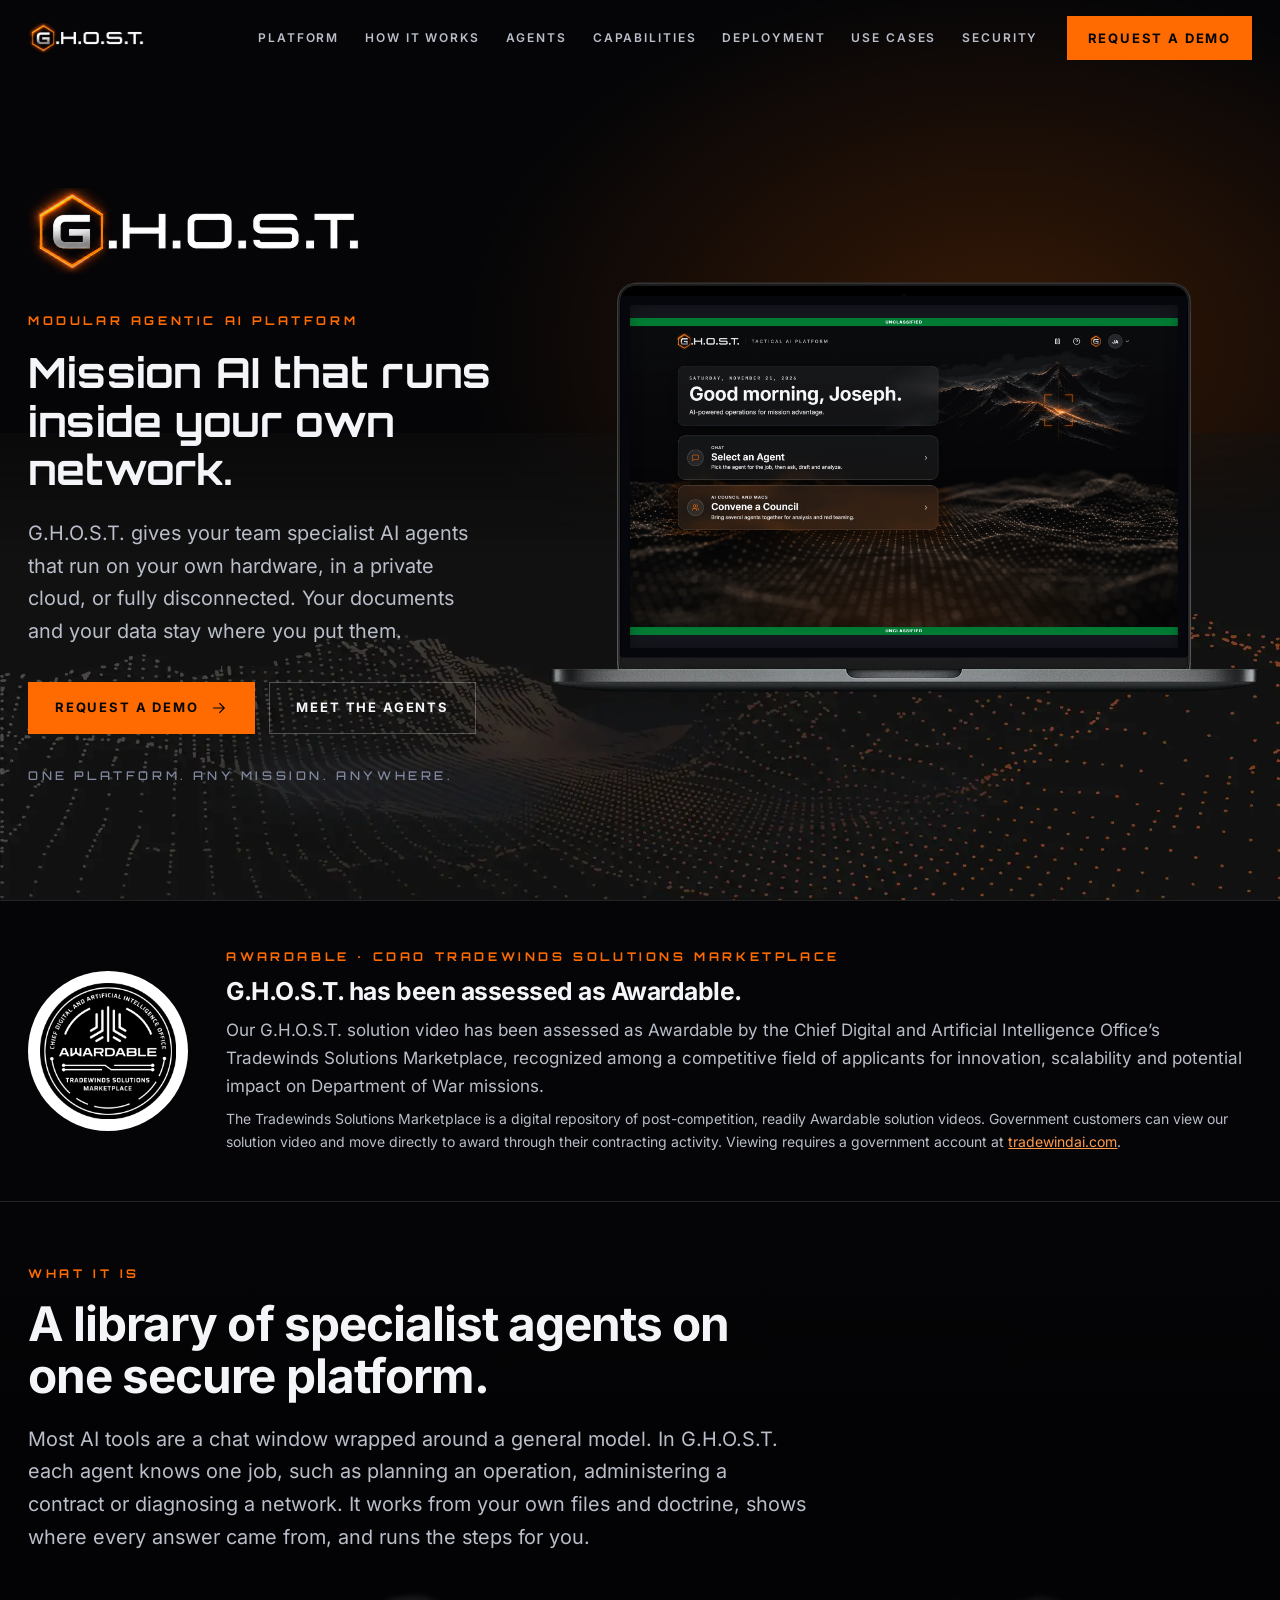
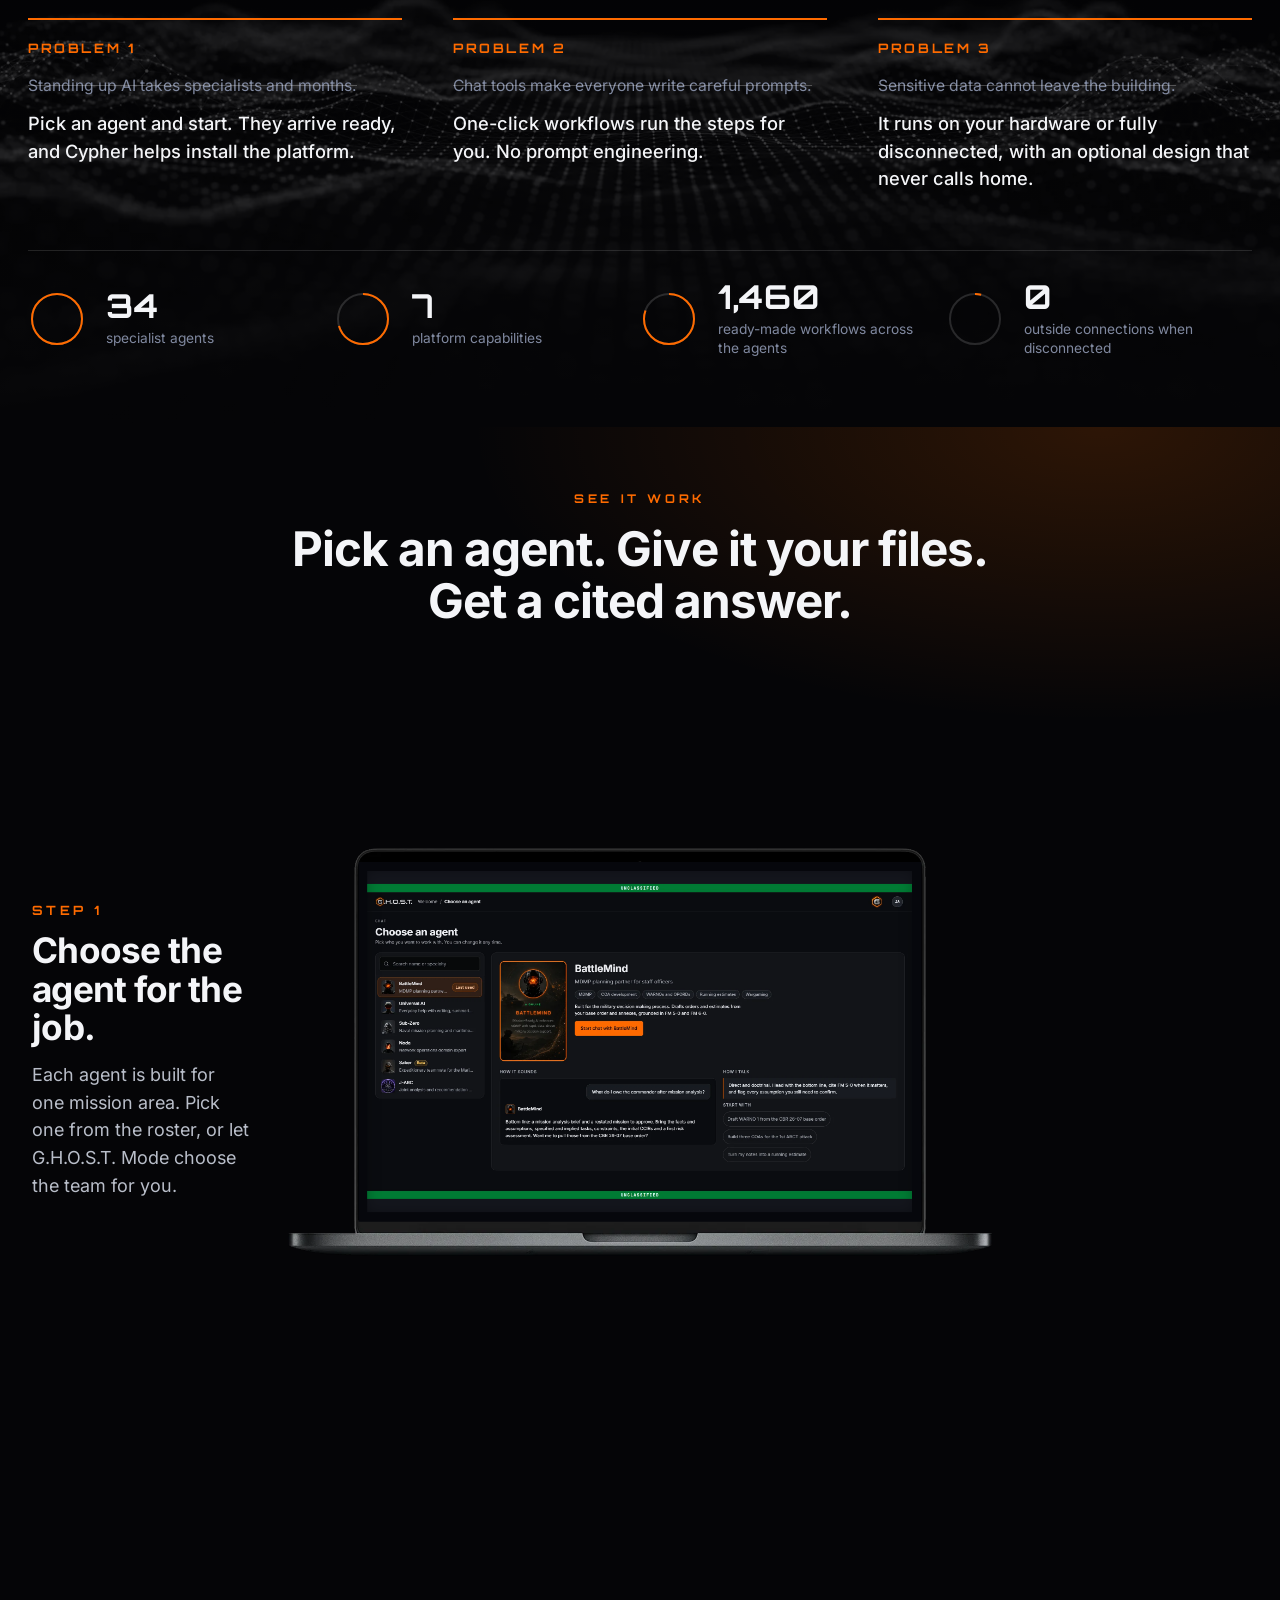
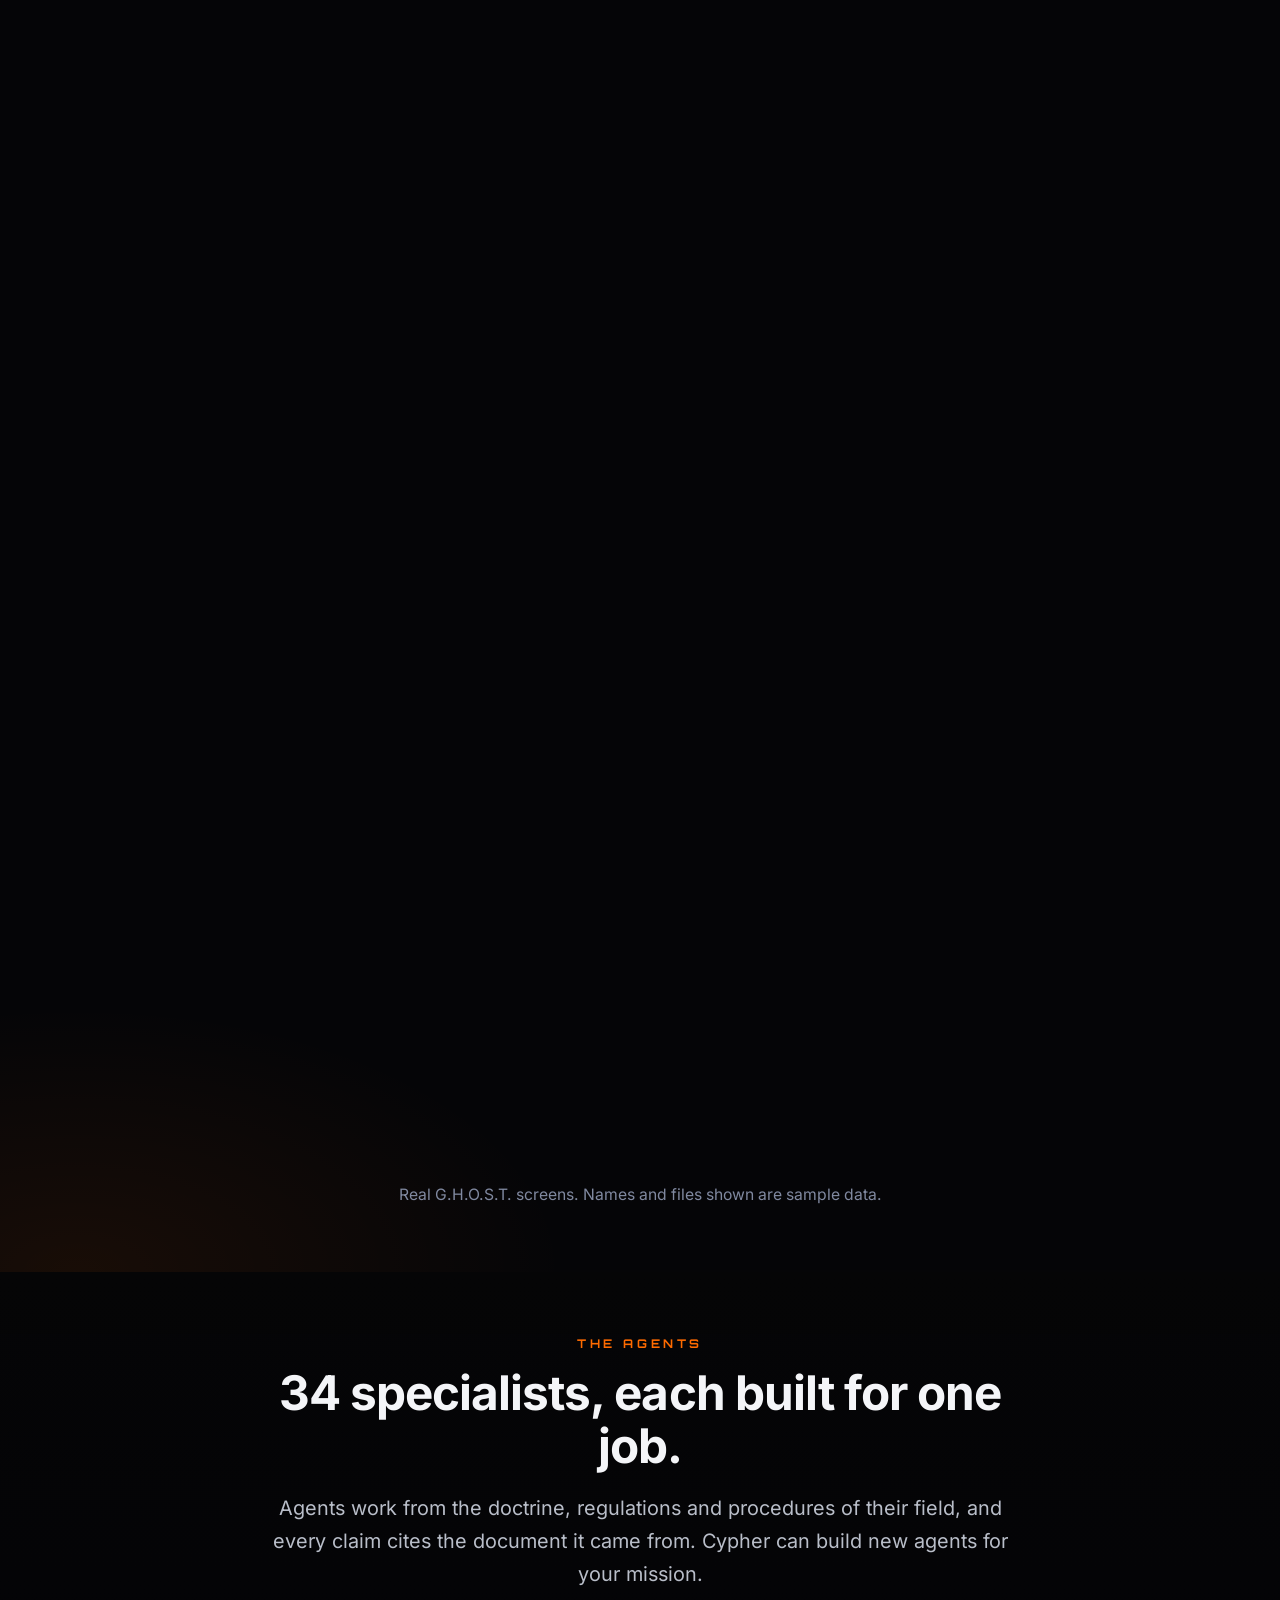
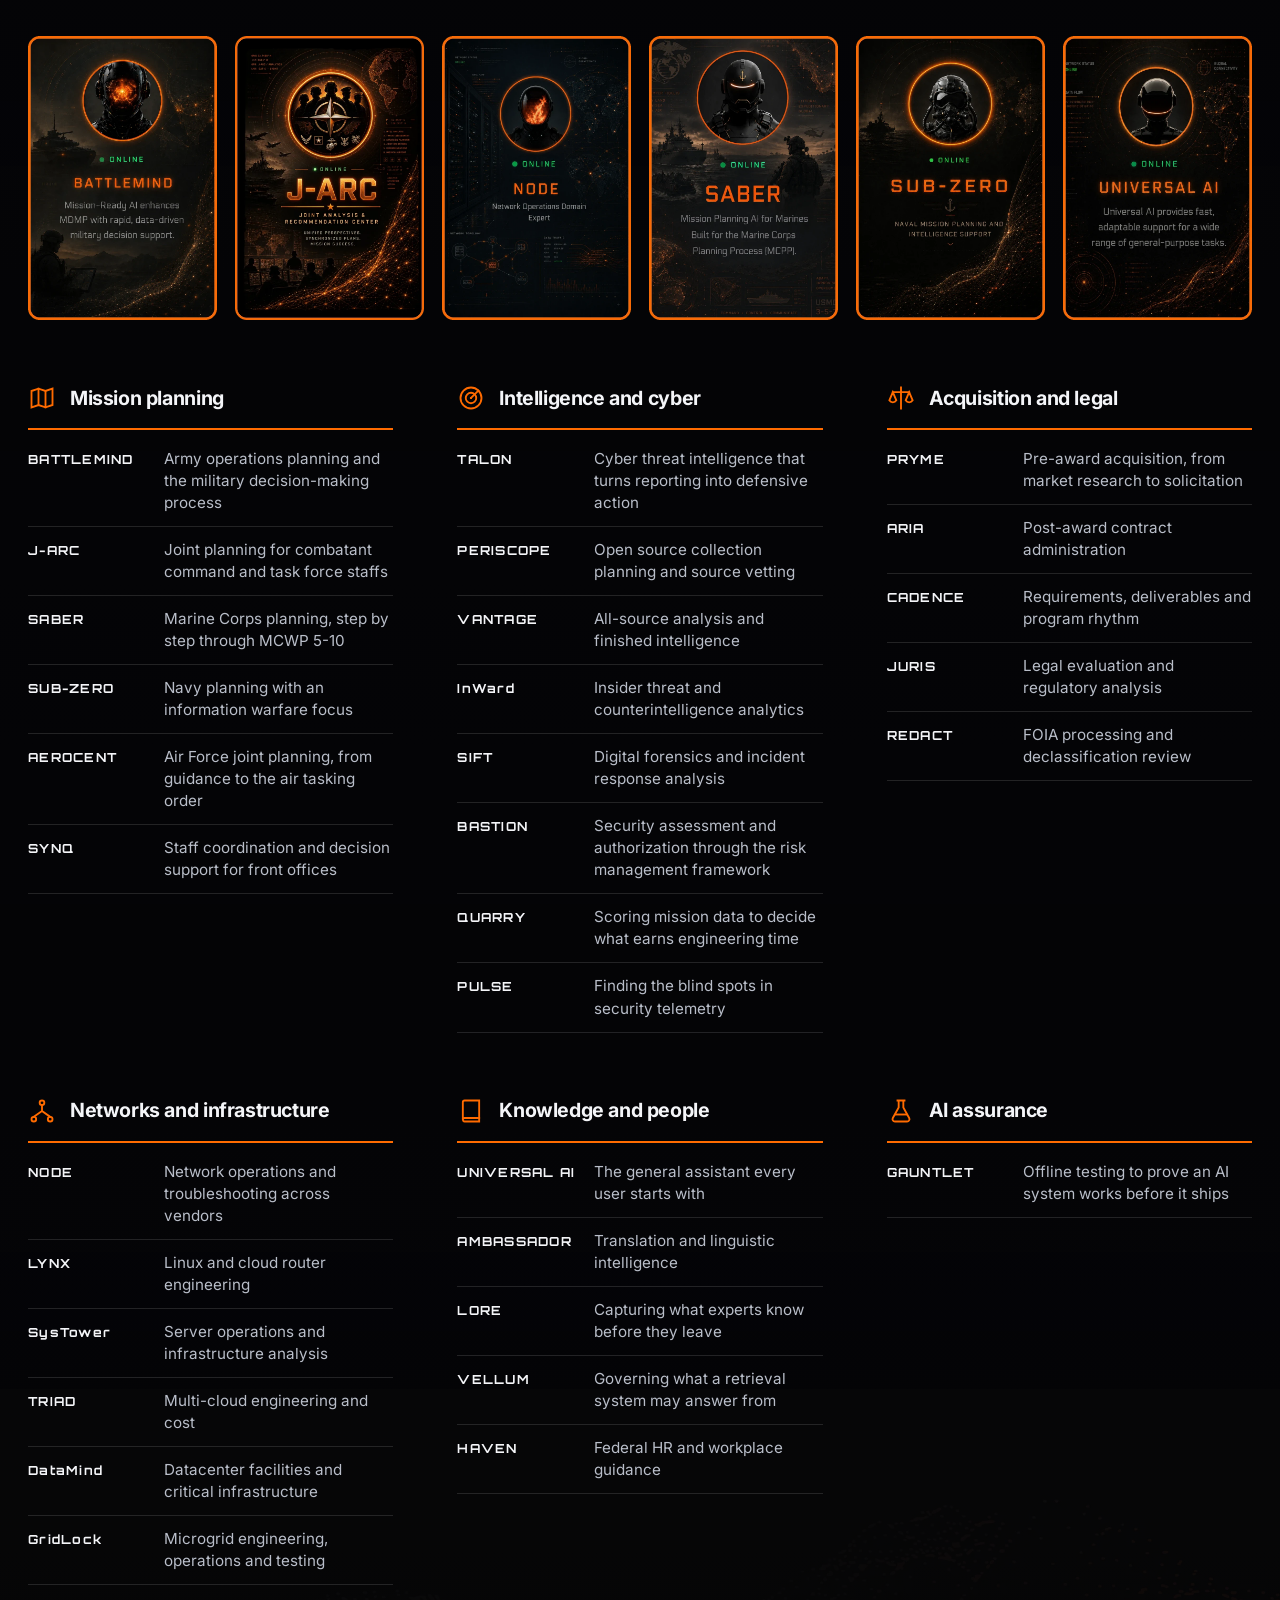
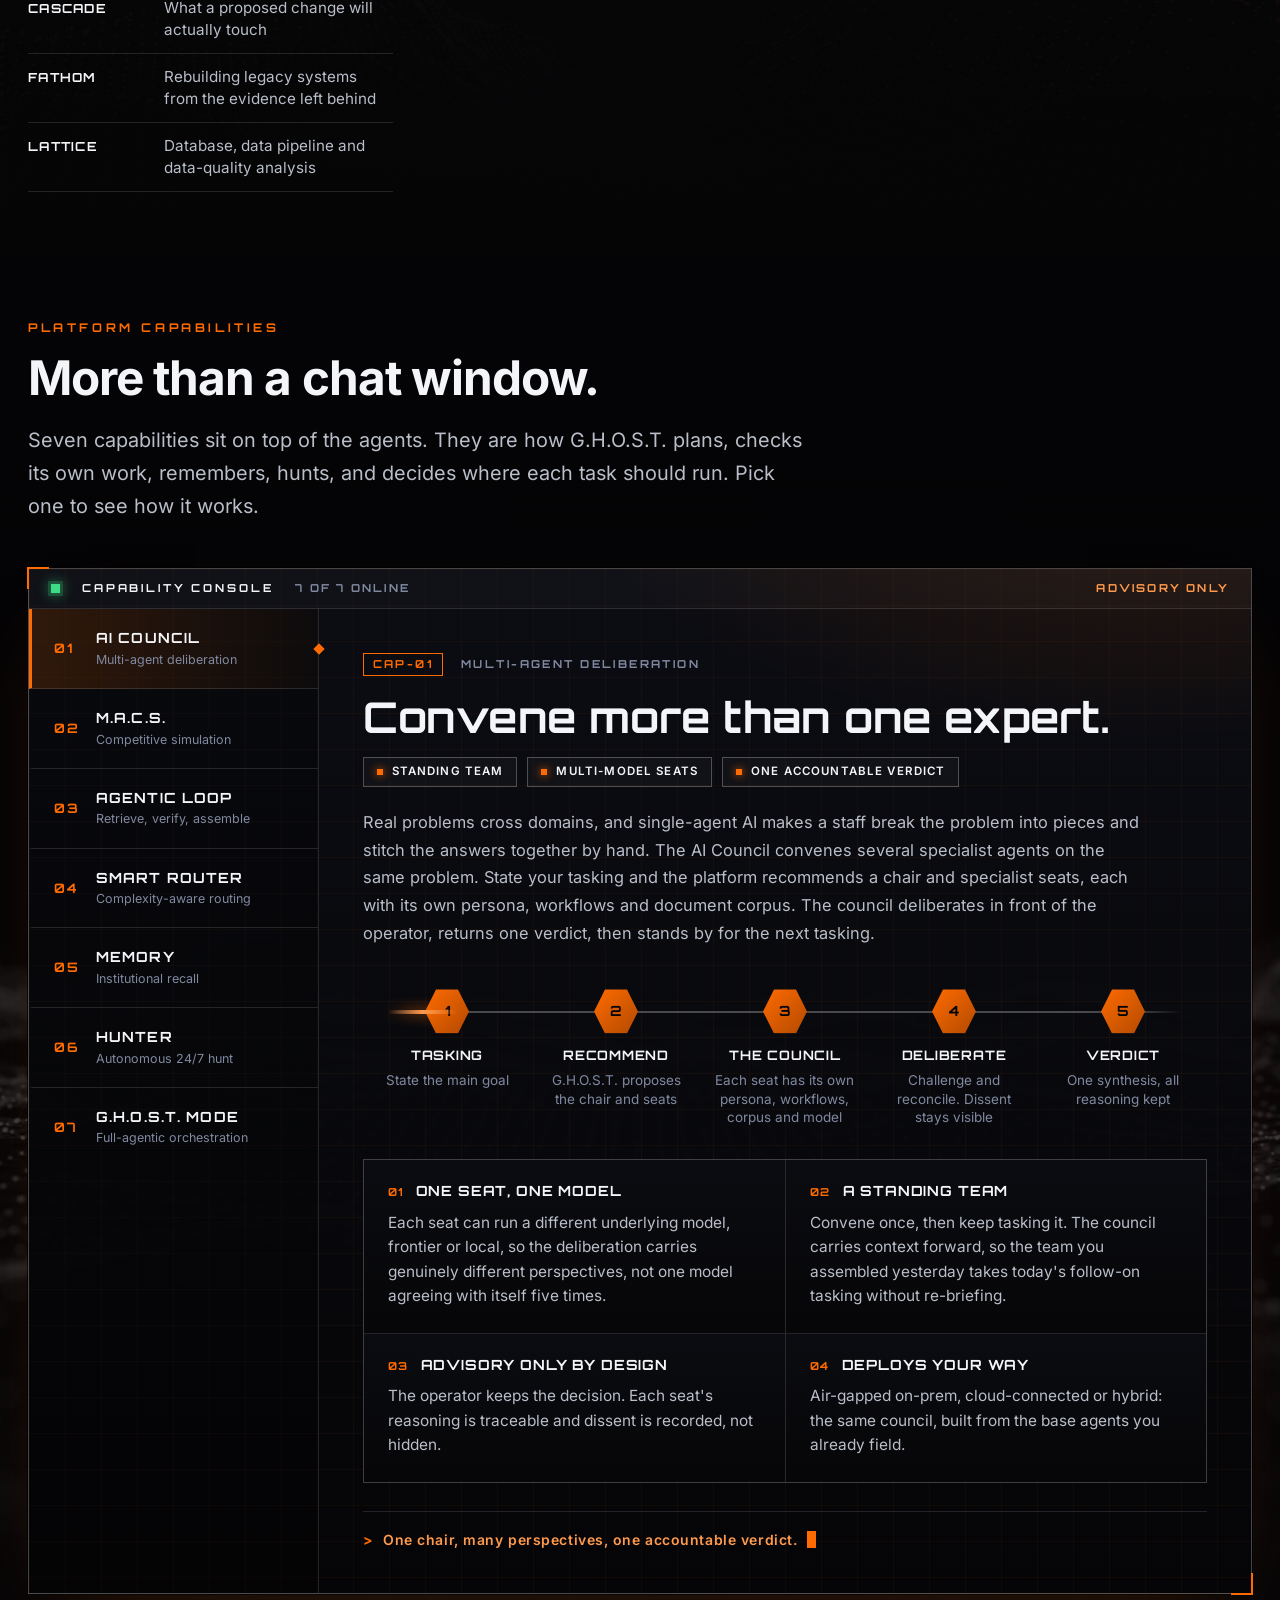
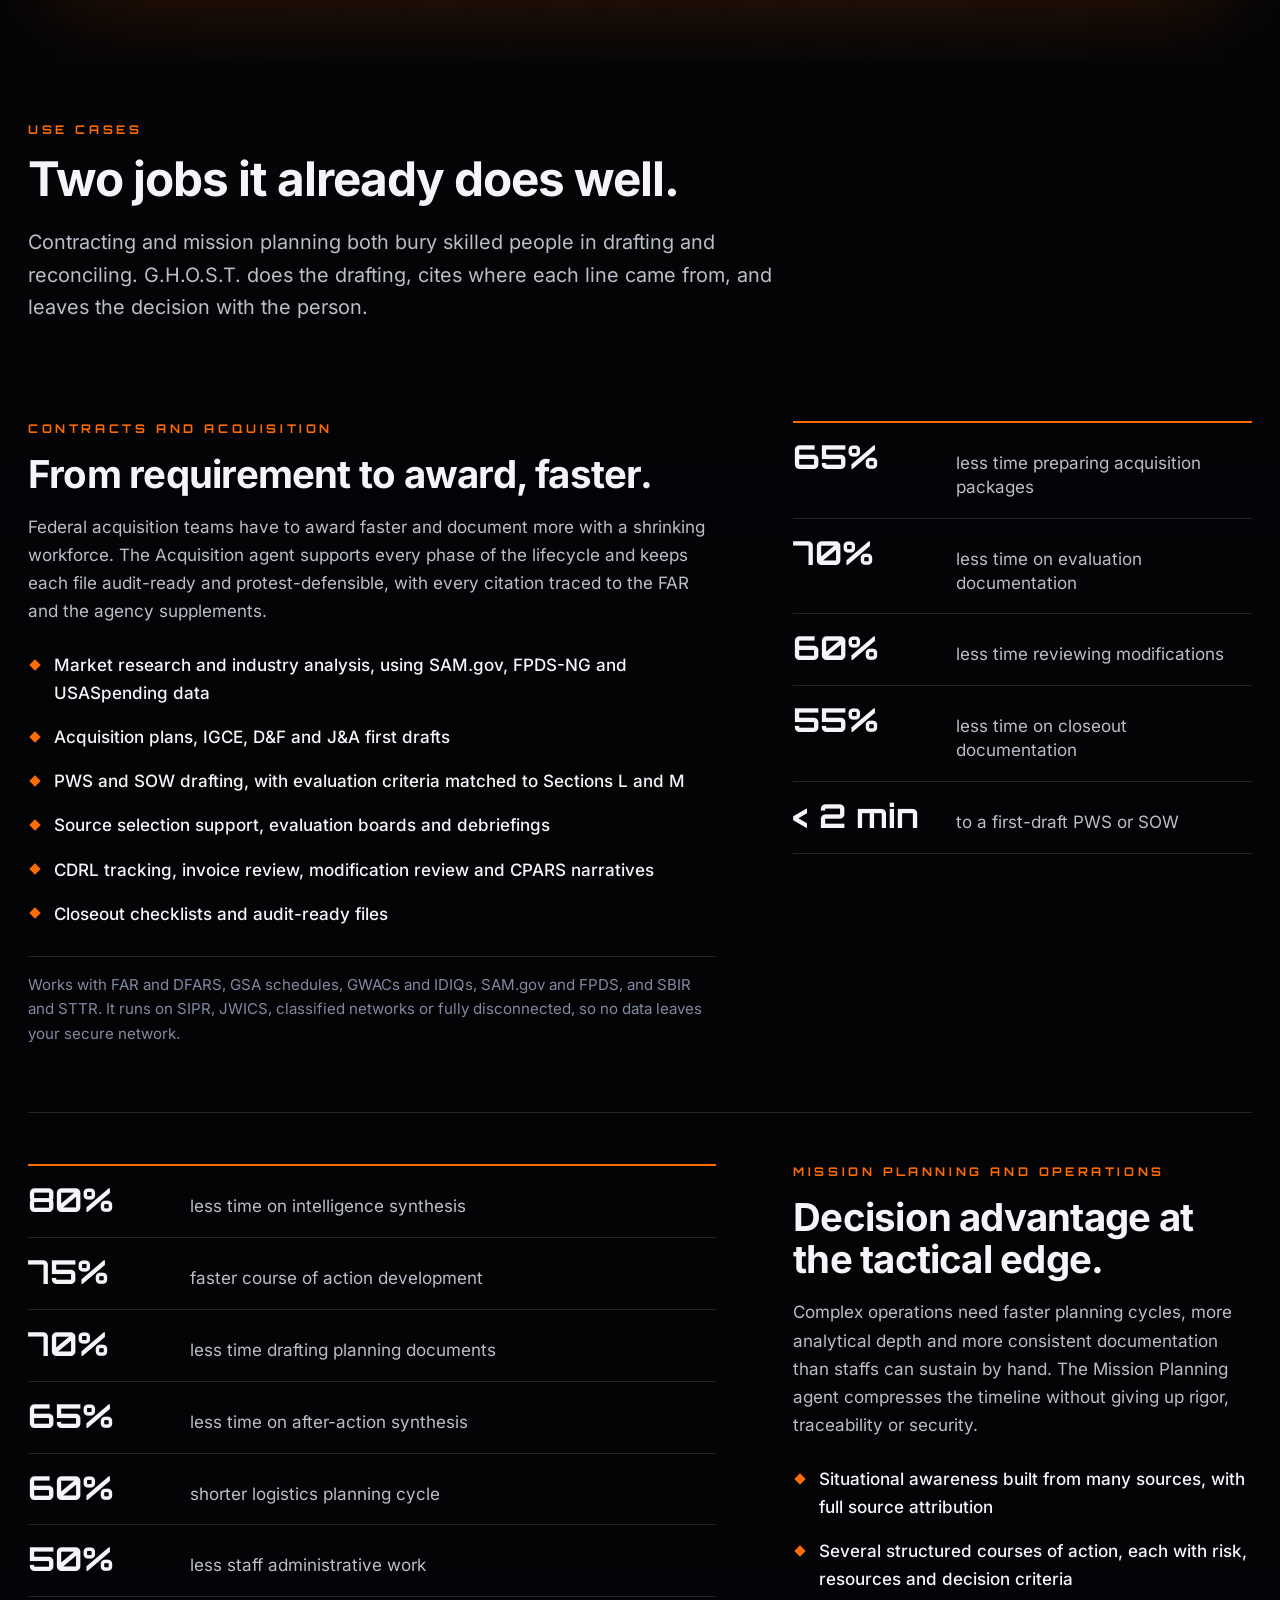
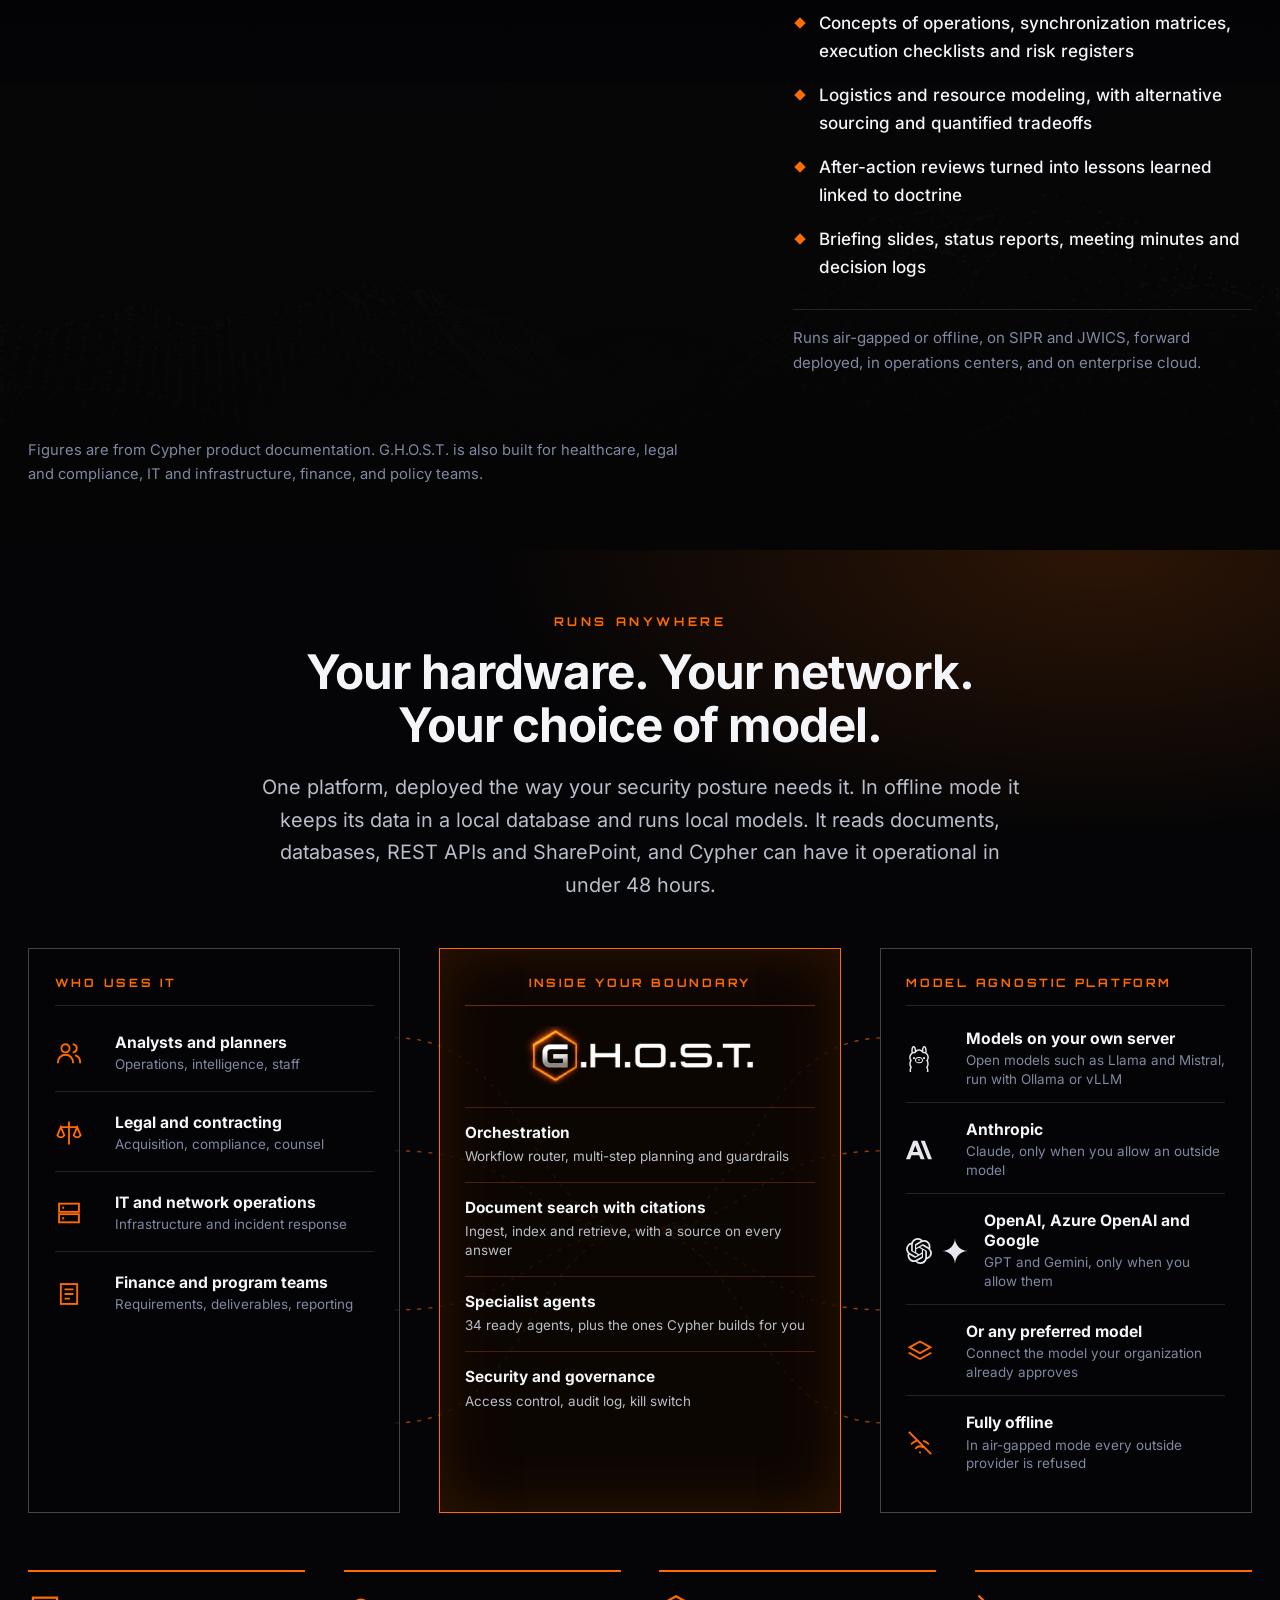
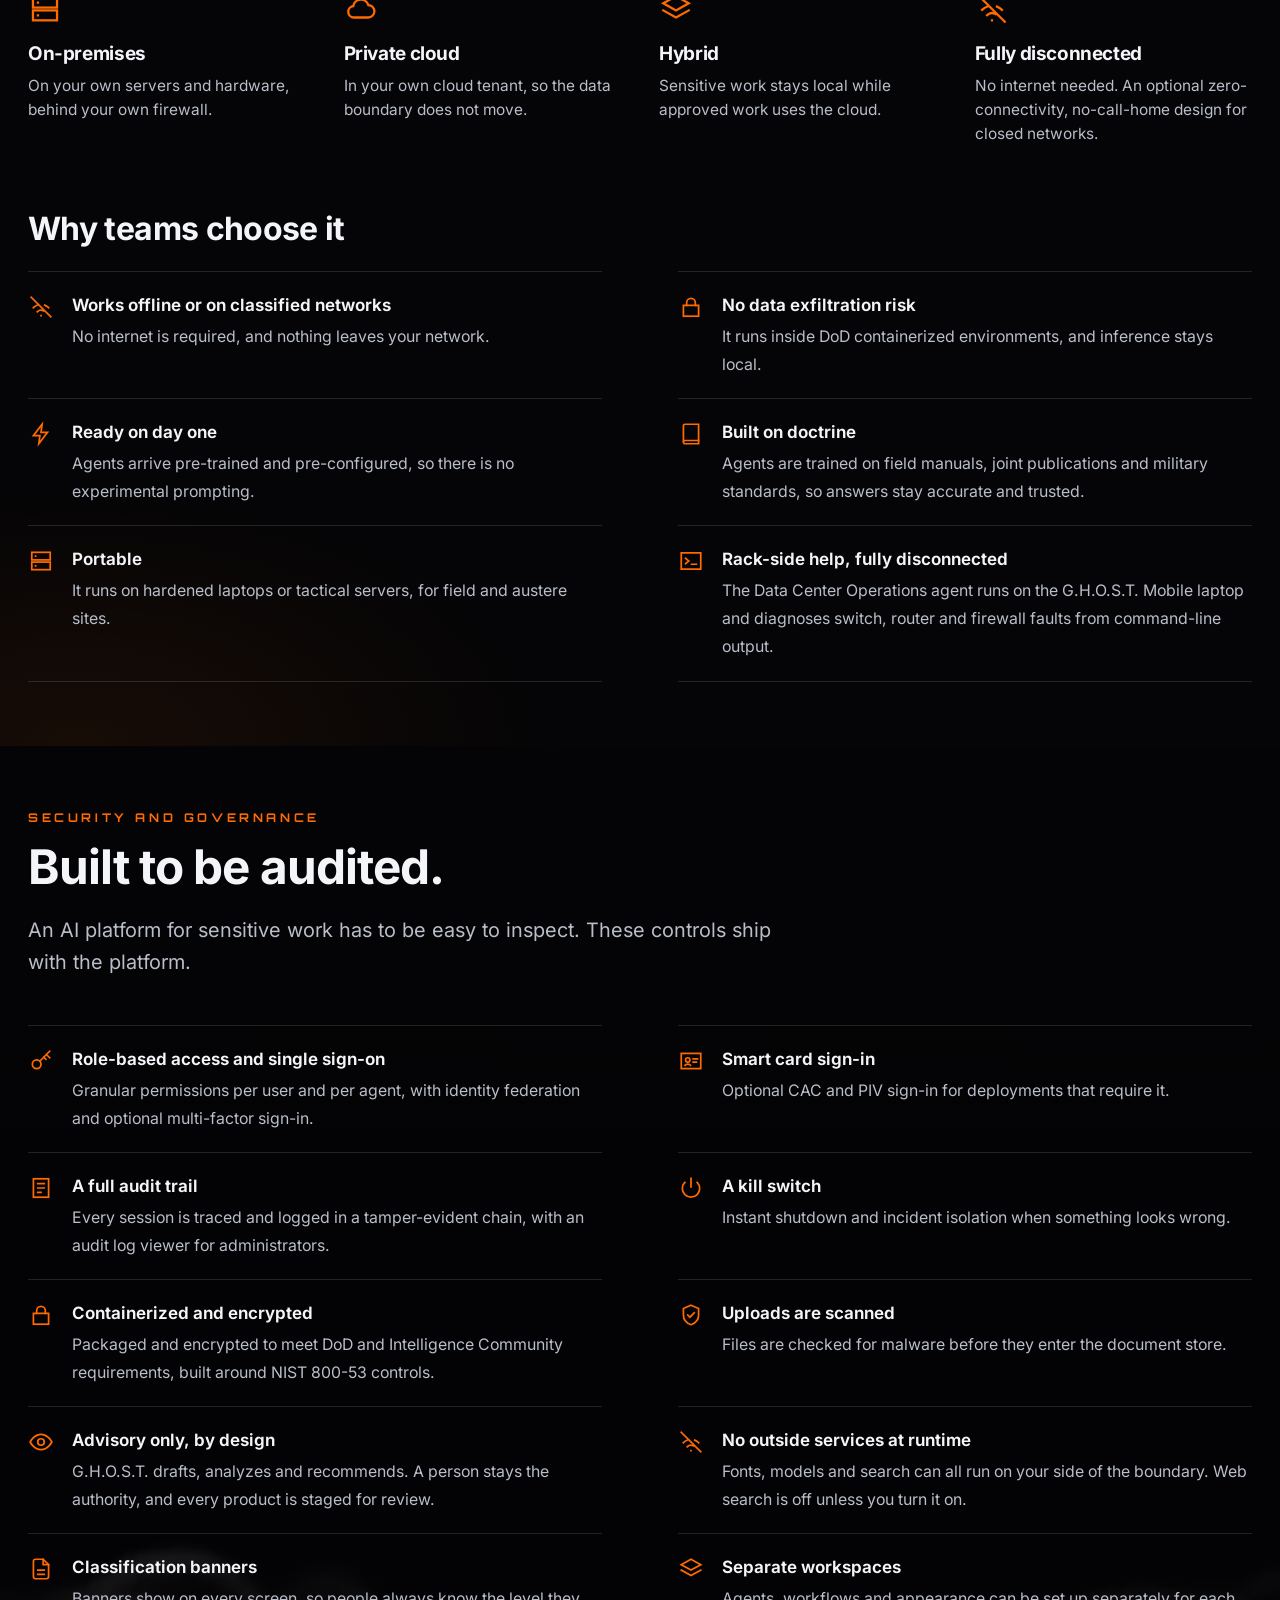
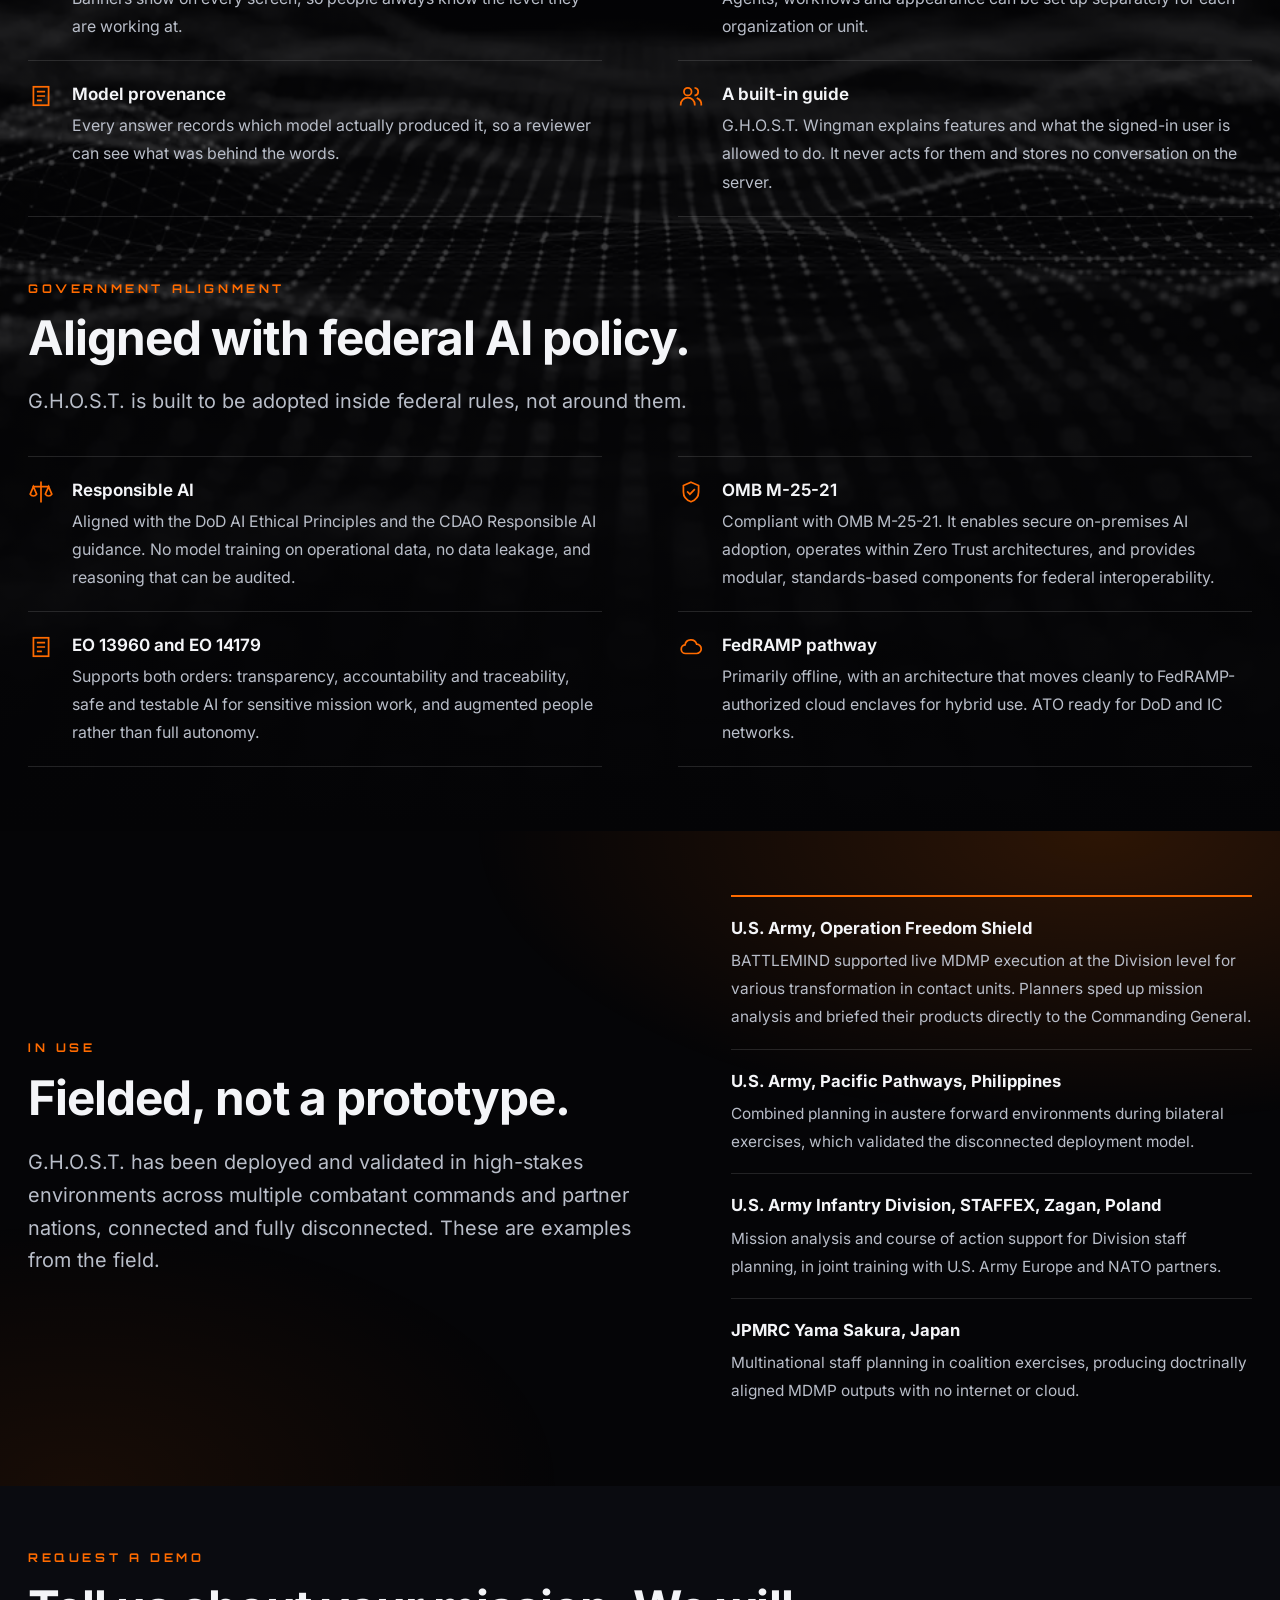
<file: index.html>
<!doctype html>
<html lang="en">
<head>
<meta charset="utf-8">
<meta name="viewport" content="width=device-width, initial-scale=1">
<title>G.H.O.S.T. | Mission AI that runs inside your own network</title>
<meta name="description" content="G.H.O.S.T. is a modular agentic AI platform with 34 specialist agents. It runs on your own hardware, in a private cloud or fully disconnected, and cites its sources.">
<meta name="theme-color" content="#050507">
<link rel="icon" href="assets/img/favicon.svg?v=20261121k" type="image/svg+xml"><link rel="icon" href="assets/img/favicon.png?v=20261121k" type="image/png"><link rel="apple-touch-icon" href="assets/img/apple-touch-icon.png?v=20261121k">
<link rel="preload" href="assets/fonts/inter-var.woff2" as="font" type="font/woff2" crossorigin>
<link rel="stylesheet" href="css/site.css?v=20261121g">
<script>document.documentElement.className+=" js"</script>
</head>
<body>
<a class="skip" href="#main">Skip to content</a>
<svg width="0" height="0" style="position:absolute" aria-hidden="true"><defs><symbol id="i-arrow" viewBox="0 0 24 24" fill="none" stroke="currentColor" stroke-width="1.6" stroke-linecap="square" stroke-linejoin="miter"><path d="M5 12h14M13 6l6 6-6 6"/></symbol><symbol id="i-menu" viewBox="0 0 24 24" fill="none" stroke="currentColor" stroke-width="1.6" stroke-linecap="square" stroke-linejoin="miter"><path d="M4 7h16M4 12h16M4 17h16"/></symbol><symbol id="i-shield" viewBox="0 0 24 24" fill="none" stroke="currentColor" stroke-width="1.6" stroke-linecap="square" stroke-linejoin="miter"><path d="M12 3 19 6v6c0 4.5-3 7.6-7 9-4-1.4-7-4.5-7-9V6z"/></symbol><symbol id="i-shieldok" viewBox="0 0 24 24" fill="none" stroke="currentColor" stroke-width="1.6" stroke-linecap="square" stroke-linejoin="miter"><path d="M12 3 19 6v6c0 4.5-3 7.6-7 9-4-1.4-7-4.5-7-9V6z"/><path d="m9 12 2 2 4-4"/></symbol><symbol id="i-lock" viewBox="0 0 24 24" fill="none" stroke="currentColor" stroke-width="1.6" stroke-linecap="square" stroke-linejoin="miter"><rect x="5" y="10.5" width="14" height="10"/><path d="M8 10.5V8a4 4 0 0 1 8 0v2.5"/></symbol><symbol id="i-key" viewBox="0 0 24 24" fill="none" stroke="currentColor" stroke-width="1.6" stroke-linecap="square" stroke-linejoin="miter"><circle cx="8" cy="15" r="4"/><path d="m11 12 9-9M17 6l3 3M14.5 8.5l2 2"/></symbol><symbol id="i-server" viewBox="0 0 24 24" fill="none" stroke="currentColor" stroke-width="1.6" stroke-linecap="square" stroke-linejoin="miter"><rect x="3.5" y="4" width="17" height="7"/><rect x="3.5" y="13" width="17" height="7"/><path d="M7 7.5h.01M7 16.5h.01"/></symbol><symbol id="i-cloud" viewBox="0 0 24 24" fill="none" stroke="currentColor" stroke-width="1.6" stroke-linecap="square" stroke-linejoin="miter"><path d="M7 18a4 4 0 0 1-.5-7.97A5.5 5.5 0 0 1 17.2 9.3 3.8 3.8 0 0 1 17 18z"/></symbol><symbol id="i-unplug" viewBox="0 0 24 24" fill="none" stroke="currentColor" stroke-width="1.6" stroke-linecap="square" stroke-linejoin="miter"><path d="m3 3 18 18"/><path d="M8.5 16.4a5 5 0 0 1 6-.8"/><path d="M5 12.6a10 10 0 0 1 3.8-2.4M15.5 10.3A10 10 0 0 1 19 12.6"/><path d="M12 20h.01"/></symbol><symbol id="i-doc" viewBox="0 0 24 24" fill="none" stroke="currentColor" stroke-width="1.6" stroke-linecap="square" stroke-linejoin="miter"><path d="M14 3H7a2 2 0 0 0-2 2v14a2 2 0 0 0 2 2h10a2 2 0 0 0 2-2V8z"/><path d="M14 3v5h5M9 13h6M9 17h6"/></symbol><symbol id="i-search" viewBox="0 0 24 24" fill="none" stroke="currentColor" stroke-width="1.6" stroke-linecap="square" stroke-linejoin="miter"><circle cx="11" cy="11" r="6.5"/><path d="m20 20-4.2-4.2"/></symbol><symbol id="i-target" viewBox="0 0 24 24" fill="none" stroke="currentColor" stroke-width="1.6" stroke-linecap="square" stroke-linejoin="miter"><circle cx="12" cy="12" r="7"/><circle cx="12" cy="12" r="2.5"/><path d="M12 2v3M12 19v3M2 12h3M19 12h3"/></symbol><symbol id="i-users" viewBox="0 0 24 24" fill="none" stroke="currentColor" stroke-width="1.6" stroke-linecap="square" stroke-linejoin="miter"><circle cx="9" cy="8" r="3.5"/><path d="M2.5 20a6.5 6.5 0 0 1 13 0"/><path d="M16 4.6a3.5 3.5 0 0 1 0 6.8M18 14.2a6 6 0 0 1 3.5 5.8"/></symbol><symbol id="i-radar" viewBox="0 0 24 24" fill="none" stroke="currentColor" stroke-width="1.6" stroke-linecap="square" stroke-linejoin="miter"><circle cx="12" cy="12" r="9"/><circle cx="12" cy="12" r="4.5"/><path d="M12 12 18.4 5.6"/><path d="M12 12h.01"/></symbol><symbol id="i-layers" viewBox="0 0 24 24" fill="none" stroke="currentColor" stroke-width="1.6" stroke-linecap="square" stroke-linejoin="miter"><path d="m12 3 9 5-9 5-9-5z"/><path d="m3 13 9 5 9-5"/></symbol><symbol id="i-route" viewBox="0 0 24 24" fill="none" stroke="currentColor" stroke-width="1.6" stroke-linecap="square" stroke-linejoin="miter"><circle cx="5" cy="6" r="2"/><circle cx="19" cy="18" r="2"/><path d="M7 6h3a4 4 0 0 1 4 4v4a4 4 0 0 0 4 4"/></symbol><symbol id="i-loop" viewBox="0 0 24 24" fill="none" stroke="currentColor" stroke-width="1.6" stroke-linecap="square" stroke-linejoin="miter"><path d="M4 12a8 8 0 0 1 14-5.3M20 12a8 8 0 0 1-14 5.3M18 3v4h-4M6 21v-4h4"/></symbol><symbol id="i-check" viewBox="0 0 24 24" fill="none" stroke="currentColor" stroke-width="1.6" stroke-linecap="square" stroke-linejoin="miter"><path d="m5 12.5 4.5 4.5L19 7.5"/></symbol><symbol id="i-eye" viewBox="0 0 24 24" fill="none" stroke="currentColor" stroke-width="1.6" stroke-linecap="square" stroke-linejoin="miter"><path d="M2 12s3.5-7 10-7 10 7 10 7-3.5 7-10 7S2 12 2 12z"/><circle cx="12" cy="12" r="3"/></symbol><symbol id="i-map" viewBox="0 0 24 24" fill="none" stroke="currentColor" stroke-width="1.6" stroke-linecap="square" stroke-linejoin="miter"><path d="M3 6l6-2 6 2 6-2v14l-6 2-6-2-6 2z"/><path d="M9 4v14M15 6v14"/></symbol><symbol id="i-scale" viewBox="0 0 24 24" fill="none" stroke="currentColor" stroke-width="1.6" stroke-linecap="square" stroke-linejoin="miter"><path d="M12 3v18M5 7h14"/><path d="m5 7-3 7a3.5 3.5 0 0 0 6 0zM19 7l-3 7a3.5 3.5 0 0 0 6 0z"/></symbol><symbol id="i-network" viewBox="0 0 24 24" fill="none" stroke="currentColor" stroke-width="1.6" stroke-linecap="square" stroke-linejoin="miter"><circle cx="12" cy="5" r="2"/><circle cx="5" cy="19" r="2"/><circle cx="19" cy="19" r="2"/><path d="M12 7v5M12 12 5 17M12 12l7 5"/></symbol><symbol id="i-book" viewBox="0 0 24 24" fill="none" stroke="currentColor" stroke-width="1.6" stroke-linecap="square" stroke-linejoin="miter"><path d="M5 4.5A1.5 1.5 0 0 1 6.5 3H19v15H6.5A1.5 1.5 0 0 0 5 19.5z"/><path d="M5 19.5A1.5 1.5 0 0 0 6.5 21H19v-3"/></symbol><symbol id="i-flask" viewBox="0 0 24 24" fill="none" stroke="currentColor" stroke-width="1.6" stroke-linecap="square" stroke-linejoin="miter"><path d="M9 3h6M10 3v6l-5 9a2 2 0 0 0 1.8 3h10.4a2 2 0 0 0 1.8-3l-5-9V3"/><path d="M7.5 15h9"/></symbol><symbol id="i-terminal" viewBox="0 0 24 24" fill="none" stroke="currentColor" stroke-width="1.6" stroke-linecap="square" stroke-linejoin="miter"><rect x="3" y="4.5" width="18" height="15"/><path d="m7 9.5 3 2.5-3 2.5M12.5 15h4.5"/></symbol><symbol id="i-versus" viewBox="0 0 24 24" fill="none" stroke="currentColor" stroke-width="1.6" stroke-linecap="square" stroke-linejoin="miter"><path d="M4 8h13l-3-3M20 16H7l3 3"/></symbol><symbol id="i-pin" viewBox="0 0 24 24" fill="none" stroke="currentColor" stroke-width="1.6" stroke-linecap="square" stroke-linejoin="miter"><path d="M12 21s7-6.5 7-12a7 7 0 0 0-14 0c0 5.5 7 12 7 12z"/><circle cx="12" cy="9" r="2.5"/></symbol><symbol id="i-mail" viewBox="0 0 24 24" fill="none" stroke="currentColor" stroke-width="1.6" stroke-linecap="square" stroke-linejoin="miter"><rect x="3" y="5" width="18" height="14"/><path d="m3 7 9 6 9-6"/></symbol><symbol id="i-card" viewBox="0 0 24 24" fill="none" stroke="currentColor" stroke-width="1.6" stroke-linecap="square" stroke-linejoin="miter"><rect x="3" y="5" width="18" height="14"/><circle cx="9" cy="11" r="2"/><path d="M6.5 16c.6-1.6 4.4-1.6 5 0M14 10h4M14 13h3"/></symbol><symbol id="i-power" viewBox="0 0 24 24" fill="none" stroke="currentColor" stroke-width="1.6" stroke-linecap="square" stroke-linejoin="miter"><path d="M12 3v8"/><path d="M6.3 6.8a8 8 0 1 0 11.4 0"/></symbol><symbol id="i-bolt" viewBox="0 0 24 24" fill="none" stroke="currentColor" stroke-width="1.6" stroke-linecap="square" stroke-linejoin="miter"><path d="M13 3 5 13.5h6L10 21l8-10.5h-6z"/></symbol><symbol id="i-ledger" viewBox="0 0 24 24" fill="none" stroke="currentColor" stroke-width="1.6" stroke-linecap="square" stroke-linejoin="miter"><rect x="5" y="3.5" width="14" height="17"/><path d="M9 8h6M9 12h6M9 16h3"/></symbol></defs></svg>
<header class="site-head">
  <div class="wrap">
    <a class="brand" href="#top" aria-label="G.H.O.S.T. home"><img src="assets/img/logos/ghost-logo-white.png?v=20261121h" width="620" height="160" alt="G.H.O.S.T."></a>
    <button class="menu-btn" type="button" aria-expanded="false" aria-controls="site-nav"><svg viewBox="0 0 24 24" fill="none" stroke="currentColor" stroke-width="1.6" stroke-linecap="square" stroke-linejoin="miter" aria-hidden="true" focusable="false"><use href="#i-menu"/></svg>Menu</button>
    <nav class="nav" id="site-nav" aria-label="Main"><ul><li><a href="#what">Platform</a></li><li><a href="#how">How it works</a></li><li><a href="#agents">Agents</a></li><li><a href="#capabilities">Capabilities</a></li><li><a href="#deploy">Deployment</a></li><li><a href="#use">Use cases</a></li><li><a href="#security">Security</a></li></ul><a class="btn btn-primary" href="#contact">Request a demo</a></nav>
  </div>
</header>
<main id="main">

<section class="hero" id="top" aria-labelledby="hero-h">
  <div class="wrap">
    <div class="hero-copy" data-reveal>
      <img class="hero-logo" src="assets/img/logos/ghost-logo-white.png?v=20261121h" width="620" height="160" alt="G.H.O.S.T.">
      <span class="eyebrow">Modular agentic AI platform</span>
      <h1 id="hero-h">Mission AI that runs inside your own network.</h1>
      <p class="lead">G.H.O.S.T. gives your team specialist AI agents that run on your own hardware, in a private cloud, or fully disconnected. Your documents and your data stay where you put them.</p>
      <div class="btn-row"><a class="btn btn-primary" href="#contact">Request a demo <svg viewBox="0 0 24 24" fill="none" stroke="currentColor" stroke-width="1.6" stroke-linecap="square" stroke-linejoin="miter" aria-hidden="true" focusable="false"><use href="#i-arrow"/></svg></a><a class="btn btn-line" href="#agents">Meet the agents</a></div>
      <p class="hero-tag">One platform. Any mission. Anywhere.</p>
    </div>
    <figure class="hero-media" data-reveal style="--d:2">
      <div class="mbk"><div class="mbk-glass"><img src="assets/img/shots/home.webp?v=20261121c" alt="G.H.O.S.T. welcome screen: select an agent or convene a council of agents." width="2000" height="1156"></div><img class="mbk-frame" src="assets/img/mock/macbook-frame.png" alt="" aria-hidden="true"></div>
    </figure>
  </div>
</section>

<section class="awardable-band" aria-labelledby="awardable-h">
  <div class="wrap awardable">
    <a class="awardable-seal" href="https://www.tradewindai.com" rel="noopener">
      <img src="assets/img/badges/tradewinds-awardable.png?v=20261121a" width="420" height="420" alt="Awardable — Chief Digital and Artificial Intelligence Office, Tradewinds Solutions Marketplace" loading="lazy">
    </a>
    <div class="awardable-copy">
      <span class="eyebrow">Awardable &middot; CDAO Tradewinds Solutions Marketplace</span>
      <h2 id="awardable-h">G.H.O.S.T. has been assessed as Awardable.</h2>
      <p>Our G.H.O.S.T. solution video has been assessed as Awardable by the Chief Digital and Artificial Intelligence Office&rsquo;s Tradewinds Solutions Marketplace, recognized among a competitive field of applicants for innovation, scalability and potential impact on Department of War missions.</p>
      <p class="awardable-note">The Tradewinds Solutions Marketplace is a digital repository of post-competition, readily Awardable solution videos. Government customers can view our solution video and move directly to award through their contracting activity. Viewing requires a government account at <a href="https://www.tradewindai.com" rel="noopener">tradewindai.com</a>.</p>
    </div>
  </div>
</section>

<section class="section bg-mesh" id="what" aria-labelledby="what-h">
  <div class="wrap">
    <div class="section-head" data-reveal>
      <span class="eyebrow">What it is</span>
      <h2 id="what-h">A library of specialist agents on one secure platform.</h2>
      <p class="lead">Most AI tools are a chat window wrapped around a general model. In G.H.O.S.T. each agent knows one job, such as planning an operation, administering a contract or diagnosing a network. It works from your own files and doctrine, shows where every answer came from, and runs the steps for you.</p>
    </div>
    <ul class="solve">
      <li data-reveal><span class="n">Problem 1</span><p class="prob">Standing up AI takes specialists and months.</p><p class="sol">Pick an agent and start. They arrive ready, and Cypher helps install the platform.</p></li>
      <li data-reveal style="--d:1"><span class="n">Problem 2</span><p class="prob">Chat tools make everyone write careful prompts.</p><p class="sol">One-click workflows run the steps for you. No prompt engineering.</p></li>
      <li data-reveal style="--d:2"><span class="n">Problem 3</span><p class="prob">Sensitive data cannot leave the building.</p><p class="sol">It runs on your hardware or fully disconnected, with an optional design that never calls home.</p></li>
    </ul>
    <ul class="statline" data-reveal>
      <li><svg class="ring" viewBox="0 0 58 58" aria-hidden="true"><circle class="track" cx="29" cy="29" r="25"/><circle class="arc" cx="29" cy="29" r="25" stroke-dasharray="157.1 157.1" transform="rotate(-90 29 29)"/></svg><div><b data-count="34">34</b><span>specialist agents</span></div></li>
      <li><svg class="ring" viewBox="0 0 58 58" aria-hidden="true"><circle class="track" cx="29" cy="29" r="25"/><circle class="arc" cx="29" cy="29" r="25" stroke-dasharray="110.0 157.1" transform="rotate(-90 29 29)"/></svg><div><b data-count="7">7</b><span>platform capabilities</span></div></li>
      <li><svg class="ring" viewBox="0 0 58 58" aria-hidden="true"><circle class="track" cx="29" cy="29" r="25"/><circle class="arc" cx="29" cy="29" r="25" stroke-dasharray="125.7 157.1" transform="rotate(-90 29 29)"/></svg><div><b>1,460</b><span>ready-made workflows across the agents</span></div></li>
      <li><svg class="ring" viewBox="0 0 58 58" aria-hidden="true"><circle class="track" cx="29" cy="29" r="25"/><circle class="arc" cx="29" cy="29" r="25" stroke-dasharray="6.3 157.1" transform="rotate(-90 29 29)"/></svg><div><b data-count="0">0</b><span>outside connections when disconnected</span></div></li>
    </ul>
  </div>
</section>

<section class="section bg-glow morph" id="how" aria-labelledby="how-h">
  <div class="wrap"><div class="section-head center" data-reveal><span class="eyebrow">See it work</span><h2 id="how-h">Pick an agent. Give it your files. Get a cited answer.</h2></div></div>
  <div class="morph-track">
    <div class="morph-stage">
      <figure class="morph-screen"><div class="mbk"><div class="mbk-glass"><img src="assets/img/shots/agents.webp?v=20261121c" alt="" loading="lazy"><img src="assets/img/shots/workflow.webp?v=20261121c" alt="" loading="lazy"><img src="assets/img/shots/approve.webp" alt="" loading="lazy"><img src="assets/img/shots/portfolio.webp" alt="" loading="lazy"></div><img class="mbk-frame" src="assets/img/mock/macbook-frame.png" alt="" aria-hidden="true"></div></figure>
      <div class="morph-texts"><article class="mstep on"><span class="mno">Step 1</span><h3>Choose the agent for the job.</h3><p>Each agent is built for one mission area. Pick one from the roster, or let G.H.O.S.T. Mode choose the team for you.</p></article><article class="mstep"><span class="mno">Step 2</span><h3>Watch it work.</h3><p>Every step shows on screen: what it searched, which documents it read, and which model it used.</p></article><article class="mstep"><span class="mno">Step 3</span><h3>Approve the mission.</h3><p>State the task in plain language and attach your files. The plan is shown first, and nothing runs until a person approves it.</p></article><article class="mstep"><span class="mno">Step 4</span><h3>Review the findings.</h3><p>Results arrive ranked, with evidence, assumptions and gaps, ready for a person to review and approve.</p></article></div>
    </div>
  </div>
  <div class="wrap"><p class="lead" style="margin:0 auto;text-align:center;font-size:.98rem;color:var(--muted)">Real G.H.O.S.T. screens. Names and files shown are sample data.</p></div>
</section>

<section class="section bg-ridge" id="agents" aria-labelledby="agents-h">
  <div class="wrap">
    <div class="section-head center" data-reveal>
      <span class="eyebrow">The agents</span>
      <h2 id="agents-h">34 specialists, each built for one job.</h2>
      <p class="lead">Agents work from the doctrine, regulations and procedures of their field, and every claim cites the document it came from. Cypher can build new agents for your mission.</p>
    </div>
    <div class="rail"><figure data-reveal style="--d:0"><img src="assets/img/agents/battlemind.webp" width="720" height="1080" alt="BATTLEMIND agent card" loading="lazy"></figure><figure data-reveal style="--d:1"><img src="assets/img/agents/j-arc.webp" width="720" height="1080" alt="J-ARC agent card" loading="lazy"></figure><figure data-reveal style="--d:2"><img src="assets/img/agents/node.webp" width="720" height="1080" alt="NODE agent card" loading="lazy"></figure><figure data-reveal style="--d:3"><img src="assets/img/agents/saber.webp" width="720" height="1080" alt="SABER agent card" loading="lazy"></figure><figure data-reveal style="--d:4"><img src="assets/img/agents/subzero.webp" width="720" height="1080" alt="SUB-ZERO agent card" loading="lazy"></figure><figure data-reveal style="--d:5"><img src="assets/img/agents/uai.webp" width="720" height="1080" alt="UNIVERSAL AI agent card" loading="lazy"></figure></div>
    <div class="families"><div class="family" data-reveal><h3><svg viewBox="0 0 24 24" fill="none" stroke="currentColor" stroke-width="1.6" stroke-linecap="square" stroke-linejoin="miter" aria-hidden="true" focusable="false"><use href="#i-map"/></svg>Mission planning</h3><ul><li><b>BATTLEMIND</b><span>Army operations planning and the military decision-making process</span></li><li><b>J-ARC</b><span>Joint planning for combatant command and task force staffs</span></li><li><b>SABER</b><span>Marine Corps planning, step by step through MCWP 5-10</span></li><li><b>SUB-ZERO</b><span>Navy planning with an information warfare focus</span></li><li><b>AEROCENT</b><span>Air Force joint planning, from guidance to the air tasking order</span></li><li><b>SYNQ</b><span>Staff coordination and decision support for front offices</span></li></ul></div><div class="family" data-reveal><h3><svg viewBox="0 0 24 24" fill="none" stroke="currentColor" stroke-width="1.6" stroke-linecap="square" stroke-linejoin="miter" aria-hidden="true" focusable="false"><use href="#i-radar"/></svg>Intelligence and cyber</h3><ul><li><b>TALON</b><span>Cyber threat intelligence that turns reporting into defensive action</span></li><li><b>PERISCOPE</b><span>Open source collection planning and source vetting</span></li><li><b>VANTAGE</b><span>All-source analysis and finished intelligence</span></li><li><b>InWard</b><span>Insider threat and counterintelligence analytics</span></li><li><b>SIFT</b><span>Digital forensics and incident response analysis</span></li><li><b>BASTION</b><span>Security assessment and authorization through the risk management framework</span></li><li><b>QUARRY</b><span>Scoring mission data to decide what earns engineering time</span></li><li><b>PULSE</b><span>Finding the blind spots in security telemetry</span></li></ul></div><div class="family" data-reveal><h3><svg viewBox="0 0 24 24" fill="none" stroke="currentColor" stroke-width="1.6" stroke-linecap="square" stroke-linejoin="miter" aria-hidden="true" focusable="false"><use href="#i-scale"/></svg>Acquisition and legal</h3><ul><li><b>PRYME</b><span>Pre-award acquisition, from market research to solicitation</span></li><li><b>ARIA</b><span>Post-award contract administration</span></li><li><b>CADENCE</b><span>Requirements, deliverables and program rhythm</span></li><li><b>JURIS</b><span>Legal evaluation and regulatory analysis</span></li><li><b>REDACT</b><span>FOIA processing and declassification review</span></li></ul></div><div class="family" data-reveal><h3><svg viewBox="0 0 24 24" fill="none" stroke="currentColor" stroke-width="1.6" stroke-linecap="square" stroke-linejoin="miter" aria-hidden="true" focusable="false"><use href="#i-network"/></svg>Networks and infrastructure</h3><ul><li><b>NODE</b><span>Network operations and troubleshooting across vendors</span></li><li><b>LYNX</b><span>Linux and cloud router engineering</span></li><li><b>SysTower</b><span>Server operations and infrastructure analysis</span></li><li><b>TRIAD</b><span>Multi-cloud engineering and cost</span></li><li><b>DataMind</b><span>Datacenter facilities and critical infrastructure</span></li><li><b>GridLock</b><span>Microgrid engineering, operations and testing</span></li><li><b>CASCADE</b><span>What a proposed change will actually touch</span></li><li><b>FATHOM</b><span>Rebuilding legacy systems from the evidence left behind</span></li><li><b>LATTICE</b><span>Database, data pipeline and data-quality analysis</span></li></ul></div><div class="family" data-reveal><h3><svg viewBox="0 0 24 24" fill="none" stroke="currentColor" stroke-width="1.6" stroke-linecap="square" stroke-linejoin="miter" aria-hidden="true" focusable="false"><use href="#i-book"/></svg>Knowledge and people</h3><ul><li><b>UNIVERSAL AI</b><span>The general assistant every user starts with</span></li><li><b>AMBASSADOR</b><span>Translation and linguistic intelligence</span></li><li><b>LORE</b><span>Capturing what experts know before they leave</span></li><li><b>VELLUM</b><span>Governing what a retrieval system may answer from</span></li><li><b>HAVEN</b><span>Federal HR and workplace guidance</span></li></ul></div><div class="family" data-reveal><h3><svg viewBox="0 0 24 24" fill="none" stroke="currentColor" stroke-width="1.6" stroke-linecap="square" stroke-linejoin="miter" aria-hidden="true" focusable="false"><use href="#i-flask"/></svg>AI assurance</h3><ul><li><b>GAUNTLET</b><span>Offline testing to prove an AI system works before it ships</span></li></ul></div></div>
  </div>
</section>

<section class="section bg-mesh" id="capabilities" aria-labelledby="cap-h">
  <div class="wrap">
    <div class="section-head" data-reveal>
      <span class="eyebrow">Platform capabilities</span>
      <h2 id="cap-h">More than a chat window.</h2>
      <p class="lead">Seven capabilities sit on top of the agents. They are how G.H.O.S.T. plans, checks its own work, remembers, hunts, and decides where each task should run. Pick one to see how it works.</p>
    </div>
    <div class="capx" data-reveal>
      <div class="capx-bar"><span class="capx-led" aria-hidden="true"></span><b>Capability console</b><span class="capx-stat">7 of 7 online</span><span class="capx-stat">Advisory only</span></div>
      <div class="capx-rail" role="tablist" aria-label="G.H.O.S.T. platform capabilities" aria-orientation="vertical"><button class="capx-tab" role="tab" id="tab-council" aria-controls="cap-council" aria-selected="true" tabindex="0" type="button"><span class="capx-n">01</span><span class="capx-tt"><b>AI Council</b><small>Multi-agent deliberation</small></span></button><button class="capx-tab" role="tab" id="tab-macs" aria-controls="cap-macs" aria-selected="false" tabindex="-1" type="button"><span class="capx-n">02</span><span class="capx-tt"><b>M.A.C.S.</b><small>Competitive simulation</small></span></button><button class="capx-tab" role="tab" id="tab-loop" aria-controls="cap-loop" aria-selected="false" tabindex="-1" type="button"><span class="capx-n">03</span><span class="capx-tt"><b>Agentic Loop</b><small>Retrieve, verify, assemble</small></span></button><button class="capx-tab" role="tab" id="tab-router" aria-controls="cap-router" aria-selected="false" tabindex="-1" type="button"><span class="capx-n">04</span><span class="capx-tt"><b>Smart Router</b><small>Complexity-aware routing</small></span></button><button class="capx-tab" role="tab" id="tab-memory" aria-controls="cap-memory" aria-selected="false" tabindex="-1" type="button"><span class="capx-n">05</span><span class="capx-tt"><b>Memory</b><small>Institutional recall</small></span></button><button class="capx-tab" role="tab" id="tab-hunter" aria-controls="cap-hunter" aria-selected="false" tabindex="-1" type="button"><span class="capx-n">06</span><span class="capx-tt"><b>Hunter</b><small>Autonomous 24/7 hunt</small></span></button><button class="capx-tab" role="tab" id="tab-mode" aria-controls="cap-mode" aria-selected="false" tabindex="-1" type="button"><span class="capx-n">07</span><span class="capx-tt"><b>G.H.O.S.T. Mode</b><small>Full-agentic orchestration</small></span></button></div>
      <div class="capx-stage">
<div class="capx-panel" role="tabpanel" id="cap-council" aria-labelledby="tab-council">
<div class="capx-code"><span>CAP-01</span><span>MULTI-AGENT DELIBERATION</span></div>
<h3>Convene more than one expert.</h3>
<ul class="capx-chips"><li>Standing team</li><li>Multi-model seats</li><li>One accountable verdict</li></ul>
<p class="capx-text">Real problems cross domains, and single-agent AI makes a staff break the problem into pieces and stitch the answers together by hand. The AI Council convenes several specialist agents on the same problem. State your tasking and the platform recommends a chair and specialist seats, each with its own persona, workflows and document corpus. The council deliberates in front of the operator, returns one verdict, then stands by for the next tasking.</p>
<ol class="capx-pipe" style="--n:5" aria-label="AI Council sequence"><li style="--i:0"><span class="capx-dot">1</span><b>Tasking</b><span>State the main goal</span></li><li style="--i:1"><span class="capx-dot">2</span><b>Recommend</b><span>G.H.O.S.T. proposes the chair and seats</span></li><li style="--i:2"><span class="capx-dot">3</span><b>The council</b><span>Each seat has its own persona, workflows, corpus and model</span></li><li style="--i:3"><span class="capx-dot">4</span><b>Deliberate</b><span>Challenge and reconcile. Dissent stays visible</span></li><li style="--i:4"><span class="capx-dot">5</span><b>Verdict</b><span>One synthesis, all reasoning kept</span></li></ol>

<div class="capx-pillars"><div><b><i aria-hidden="true">01</i>One seat, one model</b><p>Each seat can run a different underlying model, frontier or local, so the deliberation carries genuinely different perspectives, not one model agreeing with itself five times.</p></div><div><b><i aria-hidden="true">02</i>A standing team</b><p>Convene once, then keep tasking it. The council carries context forward, so the team you assembled yesterday takes today's follow-on tasking without re-briefing.</p></div><div><b><i aria-hidden="true">03</i>Advisory only by design</b><p>The operator keeps the decision. Each seat's reasoning is traceable and dissent is recorded, not hidden.</p></div><div><b><i aria-hidden="true">04</i>Deploys your way</b><p>Air-gapped on-prem, cloud-connected or hybrid: the same council, built from the base agents you already field.</p></div></div>
<p class="capx-foot"><span aria-hidden="true">&gt;</span> One chair, many perspectives, one accountable verdict.<i aria-hidden="true"></i></p>
</div>
<div class="capx-panel" role="tabpanel" id="cap-macs" aria-labelledby="tab-macs" hidden>
<div class="capx-code"><span>CAP-02</span><span>MULTI-AGENT COMPETITIVE SIMULATION</span></div>
<h3>Wargame the plan before the world does.</h3>
<ul class="capx-chips"><li>An opponent with a doctrine</li><li>Rounds you control</li><li>A written record</li></ul>
<p class="capx-text">Every plan survives until it meets the other side. M.A.C.S. lets you meet the other side early, on your own terms. Stand up a friendly agent that knows your unit: your doctrine, your OPORD, your constraints. Stand up the adversary and arm it with everything you hold on them. Then let them fight. Every hole the opposition finds is one you close before the real world finds it. The same engine works in the boardroom: your company on one side, your three biggest competitors on the other.</p>
<ol class="capx-pipe" style="--n:5" aria-label="M.A.C.S. sequence"><li style="--i:0"><span class="capx-dot">1</span><b>Your side</b><span>The friendly agent, built from your material</span></li><li style="--i:1"><span class="capx-dot">2</span><b>The opposition</b><span>The adversary, or your biggest competitors</span></li><li style="--i:2"><span class="capx-dot">3</span><b>The engagement</b><span>Probe, counter, exploit, round after round</span></li><li style="--i:3"><span class="capx-dot">4</span><b>The record</b><span>Exposed assumptions, holes found, counters that worked</span></li><li style="--i:4"><span class="capx-dot">5</span><b>Revise and re-run</b><span>Fix the plan and fight it again until it holds</span></li></ol>
<div class="capx-ctl" role="img" aria-label="Set the rounds: from Quick test to Deep campaign"><small>Set the rounds</small><div class="capx-track"><span>Quick test</span><i><u></u></i><span>Deep campaign</span></div></div>
<div class="capx-pillars"><div><b><i aria-hidden="true">01</i>An opponent with a doctrine</b><p>Not a devil's advocate: an adversary. It argues from the tactics manuals, intelligence and competitor context you load, so its moves are theirs.</p></div><div><b><i aria-hidden="true">02</i>Rounds you control</b><p>One control sets how many rounds the sides trade. Dial it down for a fast pressure test before a decision brief, or up for a sustained campaign.</p></div><div><b><i aria-hidden="true">03</i>One engine, two arenas</b><p>Pit your unit against a foreign adversary, or your company against the competitors most likely to answer your next move.</p></div><div><b><i aria-hidden="true">04</i>Advisory only by design</b><p>A simulation is an assessment, not an order. Every finding traces to the round and the material that produced it.</p></div></div>
<p class="capx-foot"><span aria-hidden="true">&gt;</span> A red team on retainer.<i aria-hidden="true"></i></p>
</div>
<div class="capx-panel" role="tabpanel" id="cap-loop" aria-labelledby="tab-loop" hidden>
<div class="capx-code"><span>CAP-03</span><span>ONE PROMPT, MANY ROUNDS</span></div>
<h3>One prompt, many rounds.</h3>
<ul class="capx-chips"><li>Multi-round retrieval</li><li>Source-cited output</li><li>Gaps stated, not filled</li></ul>
<p class="capx-text">Most AI answers from one pass at your files and writes confidently over whatever it did not find. The Agentic Loop works a tasking the way a trained analyst would: it plans its own lines of inquiry, searches your corpus and your trusted sources of truth round after round, opens and reads the passages that matter, checks what it still lacks, and only then assembles the product, delivered with its sources cited and its assumptions declared.</p>
<ol class="capx-pipe" style="--n:5" aria-label="Agentic Loop sequence"><li style="--i:0"><span class="capx-dot">1</span><b>Tasking</b><span>One plain-language request</span></li><li style="--i:1"><span class="capx-dot">2</span><b>Stage</b><span>Workflow, files, model and context selected</span></li><li style="--i:2"><span class="capx-dot">3</span><b>The loop</b><span>Plan, search, read, verify, re-query until the evidence holds</span></li><li style="--i:3"><span class="capx-dot">4</span><b>Assemble</b><span>Built section by section from what it read</span></li><li style="--i:4"><span class="capx-dot">5</span><b>Deliver</b><span>Product, sources and stated gaps</span></li></ol>
<div class="capx-loop" role="img" aria-label="Loop: Plan, Search, Read, Verify, Re-query, repeated until the evidence holds"><span>Plan</span><i aria-hidden="true">&rarr;</i><span>Search</span><i aria-hidden="true">&rarr;</i><span>Read</span><i aria-hidden="true">&rarr;</i><span>Verify</span><i aria-hidden="true">&rarr;</i><span>Re-query</span><em aria-hidden="true">round n</em></div>
<div class="capx-pillars"><div><b><i aria-hidden="true">01</i>It shows its work</b><p>Every round is on screen as it happens: the queries it chose, the files and reference pages it hit, the relevance score of each, and the passages it opened.</p></div><div><b><i aria-hidden="true">02</i>Grounded, not guessed</b><p>Products arrive with a grounded-on list of the source documents and authoritative references behind them, so a reviewer can walk any line back to its page.</p></div><div><b><i aria-hidden="true">03</i>Gaps stated, not filled</b><p>What the corpus does not contain is declared as an assumption or gap for your people to resolve, not quietly invented.</p></div><div><b><i aria-hidden="true">04</i>Deploys your way</b><p>Air-gapped on-prem, cloud-connected or hybrid, built from the agents you already field.</p></div></div>
<p class="capx-foot"><span aria-hidden="true">&gt;</span> How a G.H.O.S.T. agent earns its answer.<i aria-hidden="true"></i></p>
</div>
<div class="capx-panel" role="tabpanel" id="cap-router" aria-labelledby="tab-router" hidden>
<div class="capx-code"><span>CAP-04</span><span>ONE BOX. THE ROUTER DECIDES.</span></div>
<h3>The right model, automatically.</h3>
<ul class="capx-chips"><li>Always-on classifier</li><li>Policy-set threshold</li><li>Reversible redaction</li></ul>
<p class="capx-text">Local-only AI gives up the hardest reasoning; frontier-only AI gives up control of the data and of the bill. The Smart Router scores every request for reasoning depth before anything moves, applies your policy and spend window, and sends the task to the model that fits. When frontier is selected, sensitive values are tokenized at the boundary and rehydrated on return: the reasoning leaves, the data does not.</p>
<ol class="capx-pipe" style="--n:5" aria-label="Smart Router sequence"><li style="--i:0"><span class="capx-dot">1</span><b>Request</b><span>The operator states the task</span></li><li style="--i:1"><span class="capx-dot">2</span><b>Classify</b><span>A custom-trained classifier scores reasoning depth, always on</span></li><li style="--i:2"><span class="capx-dot">3</span><b>Routing proxy</b><span>Policy, threshold and spend window applied</span></li><li style="--i:3"><span class="capx-dot">4</span><b>One model selected</b><span>Small, large or frontier. The operator never picks</span></li><li style="--i:4"><span class="capx-dot">5</span><b>Sanitize and rehydrate</b><span>PII becomes tokens before the call; the mapping stays in an on-prem vault</span></li></ol>
<div class="capx-tiers"><div class="capx-tier t0"><small>On your server</small><b>Small model</b><span>High volume, strict schema, pattern work</span></div><div class="capx-tier t1"><small>On your server</small><b>Large model</b><span>Full-document context, multi-step comparison</span></div><div class="capx-tier t2"><small>Off-site</small><b>Frontier model</b><span>Long reasoning chains, maximum context</span></div></div><div class="capx-seg"><small>Policy</small><span>Sovereignty-weighted</span><span>Balanced</span><span>Quality-first</span><span>Frontier off</span></div>
<div class="capx-pillars"><div><b><i aria-hidden="true">01</i>The right model, automatically</b><p>Nobody picks a model. The classifier runs on every request and the proxy makes the call, so routine work is absorbed locally and frontier reasoning is kept for problems that need it.</p></div><div><b><i aria-hidden="true">02</i>Reversible redaction</b><p>Sanitization is not deletion. Names, dates of birth, record numbers and party names become tokens at the boundary and are restored from a local vault on return.</p></div><div><b><i aria-hidden="true">03</i>Cost stays under your control</b><p>Frontier use is bounded by an envelope you set. Past it, the router falls back to local tiers until the window resets: the work continues, the invoice does not climb.</p></div><div><b><i aria-hidden="true">04</i>Advisory only by design</b><p>The router decides where reasoning happens, never what the answer should be. Routing decisions, policy trips and sanitization steps are visible to the operator.</p></div></div>
<p class="capx-foot"><span aria-hidden="true">&gt;</span> The routing layer beneath the roster. Every agent inherits it.<i aria-hidden="true"></i></p>
</div>
<div class="capx-panel" role="tabpanel" id="cap-memory" aria-labelledby="tab-memory" hidden>
<div class="capx-code"><span>CAP-05</span><span>LEARNED, NOT UPLOADED</span></div>
<h3>Every session starts where the last one ended.</h3>
<ul class="capx-chips"><li>Learned, not uploaded</li><li>Nominated, then promoted</li><li>Pinned, never forgotten</li></ul>
<p class="capx-text">Your files answer what you know; the Authority Library answers what the rules are. Neither answers what you have already learned. MEMORY does. As G.H.O.S.T. works, it captures corrections, decisions and their rationale, conventions and constraints, and users can pin a fact themselves with &quot;remember this&quot;. Personal memory files itself and stays yours to edit. Nothing enters Team Memory silently: a curator promotes every entry. The pinned core rides in every session at a fixed, capped cost; what retires stays searchable.</p>
<ol class="capx-pipe" style="--n:4" aria-label="Memory sequence"><li style="--i:0"><span class="capx-dot">1</span><b>Captured</b><span>Candidates from the session, or &quot;remember this&quot;</span></li><li style="--i:1"><span class="capx-dot">2</span><b>Curated</b><span>Personal memory files itself; team entries wait for the curator</span></li><li style="--i:2"><span class="capx-dot">3</span><b>The pinned core</b><span>Rides in every session, hard-capped so the cost is known</span></li><li style="--i:3"><span class="capx-dot">4</span><b>It stays current</b><span>Provenance and a last-confirmed date; stale entries retire to the archive</span></li></ol>
<div class="capx-ctl" role="img" aria-label="Memory budget: from Lean core to Past this, it is RAG"><small>Memory budget</small><div class="capx-track"><span>Lean core</span><i><u></u></i><span>Past this, it is RAG</span></div></div>
<div class="capx-pillars"><div><b><i aria-hidden="true">01</i>Learned, not uploaded</b><p>RAG holds what you gave it; MEMORY holds what working together produced: the correction that ended a bad habit, the decision and why it was made, the convention nobody wrote down.</p></div><div><b><i aria-hidden="true">02</i>Nothing enters team memory silently</b><p>G.H.O.S.T. and users can only nominate a shared entry; a named curator promotes it. Every entry carries its provenance: who, when and the session it came from.</p></div><div><b><i aria-hidden="true">03</i>Yours to edit, yours to silence</b><p>Personal memory is fully editable, and any session can run with memory off. Team memory is off by default and enabled per team.</p></div><div><b><i aria-hidden="true">04</i>Memory never outranks the rules</b><p>Task instructions, the Authority Library and System Files take precedence. When a memory drifts from doctrine or policy, G.H.O.S.T. raises the conflict for a human.</p></div></div>
<p class="capx-foot"><span aria-hidden="true">&gt;</span> Institutional recall. No session starts from zero.<i aria-hidden="true"></i></p>
</div>
<div class="capx-panel" role="tabpanel" id="cap-hunter" aria-labelledby="tab-hunter" hidden>
<div class="capx-code"><span>CAP-06</span><span>IT DOES NOT WAIT FOR AN ALERT</span></div>
<h3>It does not wait for an alert.</h3>
<ul class="capx-chips"><li>Sweep everything, cheaply</li><li>Triage only what survives</li><li>Chase what it confirms</li></ul>
<p class="capx-text">Detection waits for a rule to fire, so it only finds what somebody already knew to look for. HUNTER goes looking instead. Point it at a log repository, a SIEM export, a database or a published API; it maps the terrain deterministically, takes its mission in plain language, then sweeps every record with detectors that cost nothing to run and shows a model only the handful of candidates that survive. Full coverage is what makes it cheap, and cheap is what lets it run around the clock.</p>
<ol class="capx-pipe" style="--n:4" aria-label="Hunter sequence"><li style="--i:0"><span class="capx-dot">1</span><b>The terrain</b><span>Enumerated and baselined first: inventory, entities, what normal looks like, zero tokens</span></li><li style="--i:1"><span class="capx-dot">2</span><b>The hunt</b><span>Detectors sweep the whole corpus free; the model triages only the survivors</span></li><li style="--i:2"><span class="capx-dot">3</span><b>The findings</b><span>Severity, confidence, evidence and next step</span></li><li style="--i:3"><span class="capx-dot">4</span><b>It does not stop</b><span>Each finding becomes a hypothesis and runs down in its own sub-hunt</span></li></ol>
<div class="capx-ctl" role="img" aria-label="GPU duty cycle: from Share the card to Run flat out"><small>GPU duty cycle</small><div class="capx-track"><span>Share the card</span><i><u></u></i><span>Run flat out</span></div></div>
<div class="capx-pillars"><div><b><i aria-hidden="true">01</i>Coverage you can prove</b><p>Deterministic detectors read every record, so the assurance report states exactly which detector examined what, including hypotheses eliminated and work deferred.</p></div><div><b><i aria-hidden="true">02</i>Candidates are not findings</b><p>Triage weighs every candidate against the terrain baseline and reports the rejections alongside the escalations, with the reasoning that decided each.</p></div><div><b><i aria-hidden="true">03</i>Every find opens the next hunt</b><p>A confirmation becomes a hypothesis and runs down in its own sub-hunt, from foothold to traversal to staging, always against the intent you set.</p></div><div><b><i aria-hidden="true">04</i>Advisory only by design</b><p>HUNTER detects, correlates and recommends. Analysts and incident commanders keep the decision; every finding carries its detector, triage reasoning and evidence.</p></div></div>
<p class="capx-foot"><span aria-hidden="true">&gt;</span> Maps the terrain, works the mission and never stops looking.<i aria-hidden="true"></i></p>
</div>
<div class="capx-panel" role="tabpanel" id="cap-mode" aria-labelledby="tab-mode" hidden>
<div class="capx-code"><span>CAP-07</span><span>ONE REQUEST. THE RIGHT AGENTS.</span></div>
<h3>One request. The right agents.</h3>
<ul class="capx-chips"><li>Domain detected</li><li>Agents auto-selected</li><li>One synthesized product</li></ul>
<p class="capx-text">Real taskings cross specialties: a warning order carries foreign-language threat reporting and another service's fires; a protest response turns on acquisition procedure, regulatory reference and cloud architecture at once. Nobody should have to know which agent to open first. In G.H.O.S.T. Mode the user states the task in plain language and attaches what they have. G.H.O.S.T. detects the mission domain, assembles the specialist team, binds each agent to the Automated Workflow that fits its part of the job and runs them in sequence, returning one cited deliverable with an explicit assumptions-and-gaps list.</p>
<ol class="capx-pipe" style="--n:5" aria-label="G.H.O.S.T. Mode sequence"><li style="--i:0"><span class="capx-dot">1</span><b>Request</b><span>Plain language plus your documents</span></li><li style="--i:1"><span class="capx-dot">2</span><b>Domain lock</b><span>Mission lexicons matched. Ambiguity is reported, not guessed</span></li><li style="--i:2"><span class="capx-dot">3</span><b>Orchestration</b><span>Lead, specialists and bound workflows, each with a stated rationale</span></li><li style="--i:3"><span class="capx-dot">4</span><b>Execution</b><span>Sequenced and logged; pauses to ask rather than assume</span></li><li style="--i:4"><span class="capx-dot">5</span><b>Deliverable</b><span>One synthesis, cited, staged for human review</span></li></ol>

<div class="capx-pillars"><div><b><i aria-hidden="true">01</i>It asks instead of assuming</b><p>When a step needs an input the request never supplied, execution pauses and asks one targeted question. Context is held in place, so answering resumes the run rather than restarting it.</p></div><div><b><i aria-hidden="true">02</i>A run becomes a workflow</b><p>Any successful run can be saved as a named Automated Workflow with its steps, triggers and parameters, and shared to the unit or office catalog.</p></div><div><b><i aria-hidden="true">03</i>Advisory only by design</b><p>Commanders, contracting officers and counsel remain the sole authorities. Every product is staged for human review with citations, assumptions, gaps and flagged conflicts.</p></div><div><b><i aria-hidden="true">04</i>Deploys your way</b><p>Air-gapped on-prem, cloud-connected or hybrid, orchestrating the base agents and workflows you already field.</p></div></div>
<p class="capx-foot"><span aria-hidden="true">&gt;</span> One request in, one reviewed product out.<i aria-hidden="true"></i></p>
</div>
      </div>
    </div>
  </div>
</section>

<section class="section bg-ridge" id="use" aria-labelledby="use-h">
  <div class="wrap">
    <div class="section-head" data-reveal>
      <span class="eyebrow">Use cases</span>
      <h2 id="use-h">Two jobs it already does well.</h2>
      <p class="lead">Contracting and mission planning both bury skilled people in drafting and reconciling. G.H.O.S.T. does the drafting, cites where each line came from, and leaves the decision with the person.</p>
    </div>
    <article class="usecase" data-reveal><div class="uc-text"><span class="eyebrow">Contracts and acquisition</span><h3>From requirement to award, faster.</h3><p>Federal acquisition teams have to award faster and document more with a shrinking workforce. The Acquisition agent supports every phase of the lifecycle and keeps each file audit-ready and protest-defensible, with every citation traced to the FAR and the agency supplements.</p><ul class="bul"><li>Market research and industry analysis, using SAM.gov, FPDS-NG and USASpending data</li><li>Acquisition plans, IGCE, D&amp;F and J&amp;A first drafts</li><li>PWS and SOW drafting, with evaluation criteria matched to Sections L and M</li><li>Source selection support, evaluation boards and debriefings</li><li>CDRL tracking, invoice review, modification review and CPARS narratives</li><li>Closeout checklists and audit-ready files</li></ul><p class="uc-foot">Works with FAR and DFARS, GSA schedules, GWACs and IDIQs, SAM.gov and FPDS, and SBIR and STTR. It runs on SIPR, JWICS, classified networks or fully disconnected, so no data leaves your secure network.</p></div><ul class="metrics"><li><b>65%</b><span>less time preparing acquisition packages</span></li><li><b>70%</b><span>less time on evaluation documentation</span></li><li><b>60%</b><span>less time reviewing modifications</span></li><li><b>55%</b><span>less time on closeout documentation</span></li><li><b>&lt; 2 min</b><span>to a first-draft PWS or SOW</span></li></ul></article><article class="usecase flip" data-reveal><div class="uc-text"><span class="eyebrow">Mission planning and operations</span><h3>Decision advantage at the tactical edge.</h3><p>Complex operations need faster planning cycles, more analytical depth and more consistent documentation than staffs can sustain by hand. The Mission Planning agent compresses the timeline without giving up rigor, traceability or security.</p><ul class="bul"><li>Situational awareness built from many sources, with full source attribution</li><li>Several structured courses of action, each with risk, resources and decision criteria</li><li>Concepts of operations, synchronization matrices, execution checklists and risk registers</li><li>Logistics and resource modeling, with alternative sourcing and quantified tradeoffs</li><li>After-action reviews turned into lessons learned linked to doctrine</li><li>Briefing slides, status reports, meeting minutes and decision logs</li></ul><p class="uc-foot">Runs air-gapped or offline, on SIPR and JWICS, forward deployed, in operations centers, and on enterprise cloud.</p></div><ul class="metrics"><li><b>80%</b><span>less time on intelligence synthesis</span></li><li><b>75%</b><span>faster course of action development</span></li><li><b>70%</b><span>less time drafting planning documents</span></li><li><b>65%</b><span>less time on after-action synthesis</span></li><li><b>60%</b><span>shorter logistics planning cycle</span></li><li><b>50%</b><span>less staff administrative work</span></li></ul></article>
    <p class="note" data-reveal>Figures are from Cypher product documentation. G.H.O.S.T. is also built for healthcare, legal and compliance, IT and infrastructure, finance, and policy teams.</p>
  </div>
</section>

<section class="section bg-glow" id="deploy" aria-labelledby="deploy-h">
  <div class="wrap">
    <div class="section-head center" data-reveal>
      <span class="eyebrow">Runs anywhere</span>
      <h2 id="deploy-h">Your hardware. Your network. Your choice of model.</h2>
      <p class="lead">One platform, deployed the way your security posture needs it. In offline mode it keeps its data in a local database and runs local models. It reads documents, databases, REST APIs and SharePoint, and Cypher can have it operational in under 48 hours.</p>
    </div>
    <div class="archx" data-reveal>
      <svg class="archx-flow" viewBox="0 0 1000 440" preserveAspectRatio="none" aria-hidden="true"><path d="M300 70 C410 70 410 220 500 220"/><path d="M300 158 C410 158 410 220 500 220"/><path d="M300 282 C410 282 410 220 500 220"/><path d="M300 370 C410 370 410 220 500 220"/><path d="M500 220 C590 220 590 70 700 70"/><path d="M500 220 C590 220 590 158 700 158"/><path d="M500 220 C590 220 590 282 700 282"/><path d="M500 220 C590 220 590 370 700 370"/></svg>
      <div class="archx-col"><span class="archx-cap">Who uses it</span><div class="archx-item"><span class="archx-logos"><svg viewBox="0 0 24 24" fill="none" stroke="currentColor" stroke-width="1.6" stroke-linecap="square" stroke-linejoin="miter" aria-hidden="true" focusable="false"><use href="#i-users"/></svg></span><div class="archx-txt"><strong>Analysts and planners</strong><span>Operations, intelligence, staff</span></div></div><div class="archx-item"><span class="archx-logos"><svg viewBox="0 0 24 24" fill="none" stroke="currentColor" stroke-width="1.6" stroke-linecap="square" stroke-linejoin="miter" aria-hidden="true" focusable="false"><use href="#i-scale"/></svg></span><div class="archx-txt"><strong>Legal and contracting</strong><span>Acquisition, compliance, counsel</span></div></div><div class="archx-item"><span class="archx-logos"><svg viewBox="0 0 24 24" fill="none" stroke="currentColor" stroke-width="1.6" stroke-linecap="square" stroke-linejoin="miter" aria-hidden="true" focusable="false"><use href="#i-server"/></svg></span><div class="archx-txt"><strong>IT and network operations</strong><span>Infrastructure and incident response</span></div></div><div class="archx-item"><span class="archx-logos"><svg viewBox="0 0 24 24" fill="none" stroke="currentColor" stroke-width="1.6" stroke-linecap="square" stroke-linejoin="miter" aria-hidden="true" focusable="false"><use href="#i-ledger"/></svg></span><div class="archx-txt"><strong>Finance and program teams</strong><span>Requirements, deliverables, reporting</span></div></div></div>
      <div class="archx-col archx-core"><span class="archx-cap">Inside your boundary</span><img class="logo" src="assets/img/logos/ghost-logo-white.png?v=20261121h" width="620" height="160" alt="G.H.O.S.T.">
        <div class="archx-layer"><strong>Orchestration</strong><span>Workflow router, multi-step planning and guardrails</span></div>
        <div class="archx-layer"><strong>Document search with citations</strong><span>Ingest, index and retrieve, with a source on every answer</span></div>
        <div class="archx-layer"><strong>Specialist agents</strong><span>34 ready agents, plus the ones Cypher builds for you</span></div>
        <div class="archx-layer"><strong>Security and governance</strong><span>Access control, audit log, kill switch</span></div></div>
      <div class="archx-col"><span class="archx-cap">Model Agnostic Platform</span><div class="archx-item"><span class="archx-logos"><img src="assets/img/logos/ollama.svg" alt="Ollama"></span><div class="archx-txt"><strong>Models on your own server</strong><span>Open models such as Llama and Mistral, run with Ollama or vLLM</span></div></div><div class="archx-item"><span class="archx-logos"><img src="assets/img/logos/anthropic.svg" alt="Anthropic"></span><div class="archx-txt"><strong>Anthropic</strong><span>Claude, only when you allow an outside model</span></div></div><div class="archx-item"><span class="archx-logos"><img src="assets/img/logos/openai.svg" alt="OpenAI"><img src="assets/img/logos/googlegemini.svg" alt="Google Gemini"></span><div class="archx-txt"><strong>OpenAI, Azure OpenAI and Google</strong><span>GPT and Gemini, only when you allow them</span></div></div><div class="archx-item"><span class="archx-logos"><svg viewBox="0 0 24 24" fill="none" stroke="currentColor" stroke-width="1.6" stroke-linecap="square" stroke-linejoin="miter" aria-hidden="true" focusable="false"><use href="#i-layers"/></svg></span><div class="archx-txt"><strong>Or any preferred model</strong><span>Connect the model your organization already approves</span></div></div><div class="archx-item"><span class="archx-logos"><svg viewBox="0 0 24 24" fill="none" stroke="currentColor" stroke-width="1.6" stroke-linecap="square" stroke-linejoin="miter" aria-hidden="true" focusable="false"><use href="#i-unplug"/></svg></span><div class="archx-txt"><strong>Fully offline</strong><span>In air-gapped mode every outside provider is refused</span></div></div></div>
    </div>
    <ul class="modes"><li class="mode" data-reveal style="--d:0"><svg viewBox="0 0 24 24" fill="none" stroke="currentColor" stroke-width="1.6" stroke-linecap="square" stroke-linejoin="miter" aria-hidden="true" focusable="false"><use href="#i-server"/></svg><h3>On-premises</h3><p>On your own servers and hardware, behind your own firewall.</p></li><li class="mode" data-reveal style="--d:1"><svg viewBox="0 0 24 24" fill="none" stroke="currentColor" stroke-width="1.6" stroke-linecap="square" stroke-linejoin="miter" aria-hidden="true" focusable="false"><use href="#i-cloud"/></svg><h3>Private cloud</h3><p>In your own cloud tenant, so the data boundary does not move.</p></li><li class="mode" data-reveal style="--d:2"><svg viewBox="0 0 24 24" fill="none" stroke="currentColor" stroke-width="1.6" stroke-linecap="square" stroke-linejoin="miter" aria-hidden="true" focusable="false"><use href="#i-layers"/></svg><h3>Hybrid</h3><p>Sensitive work stays local while approved work uses the cloud.</p></li><li class="mode" data-reveal style="--d:3"><svg viewBox="0 0 24 24" fill="none" stroke="currentColor" stroke-width="1.6" stroke-linecap="square" stroke-linejoin="miter" aria-hidden="true" focusable="false"><use href="#i-unplug"/></svg><h3>Fully disconnected</h3><p>No internet needed. An optional zero-connectivity, no-call-home design for closed networks.</p></li></ul>
    <div class="why" data-reveal>
      <h3>Why teams choose it</h3>
      <ul class="ico-list cols-2"><li><svg class="bi" viewBox="0 0 24 24" fill="none" stroke="currentColor" stroke-width="1.6" stroke-linecap="square" stroke-linejoin="miter" aria-hidden="true" focusable="false"><use href="#i-unplug"/></svg><div><b>Works offline or on classified networks</b><span>No internet is required, and nothing leaves your network.</span></div></li><li><svg class="bi" viewBox="0 0 24 24" fill="none" stroke="currentColor" stroke-width="1.6" stroke-linecap="square" stroke-linejoin="miter" aria-hidden="true" focusable="false"><use href="#i-lock"/></svg><div><b>No data exfiltration risk</b><span>It runs inside DoD containerized environments, and inference stays local.</span></div></li><li><svg class="bi" viewBox="0 0 24 24" fill="none" stroke="currentColor" stroke-width="1.6" stroke-linecap="square" stroke-linejoin="miter" aria-hidden="true" focusable="false"><use href="#i-bolt"/></svg><div><b>Ready on day one</b><span>Agents arrive pre-trained and pre-configured, so there is no experimental prompting.</span></div></li><li><svg class="bi" viewBox="0 0 24 24" fill="none" stroke="currentColor" stroke-width="1.6" stroke-linecap="square" stroke-linejoin="miter" aria-hidden="true" focusable="false"><use href="#i-book"/></svg><div><b>Built on doctrine</b><span>Agents are trained on field manuals, joint publications and military standards, so answers stay accurate and trusted.</span></div></li><li><svg class="bi" viewBox="0 0 24 24" fill="none" stroke="currentColor" stroke-width="1.6" stroke-linecap="square" stroke-linejoin="miter" aria-hidden="true" focusable="false"><use href="#i-server"/></svg><div><b>Portable</b><span>It runs on hardened laptops or tactical servers, for field and austere sites.</span></div></li><li><svg class="bi" viewBox="0 0 24 24" fill="none" stroke="currentColor" stroke-width="1.6" stroke-linecap="square" stroke-linejoin="miter" aria-hidden="true" focusable="false"><use href="#i-terminal"/></svg><div><b>Rack-side help, fully disconnected</b><span>The Data Center Operations agent runs on the G.H.O.S.T. Mobile laptop and diagnoses switch, router and firewall faults from command-line output.</span></div></li></ul>
    </div>
  </div>
</section>

<section class="section bg-mesh" id="security" aria-labelledby="sec-h">
  <div class="wrap">
    <div class="section-head" data-reveal>
      <span class="eyebrow">Security and governance</span>
      <h2 id="sec-h">Built to be audited.</h2>
      <p class="lead">An AI platform for sensitive work has to be easy to inspect. These controls ship with the platform.</p>
    </div>
    <ul class="ico-list cols-2"><li data-reveal><svg class="bi" viewBox="0 0 24 24" fill="none" stroke="currentColor" stroke-width="1.6" stroke-linecap="square" stroke-linejoin="miter" aria-hidden="true" focusable="false"><use href="#i-key"/></svg><div><b>Role-based access and single sign-on</b><span>Granular permissions per user and per agent, with identity federation and optional multi-factor sign-in.</span></div></li><li data-reveal><svg class="bi" viewBox="0 0 24 24" fill="none" stroke="currentColor" stroke-width="1.6" stroke-linecap="square" stroke-linejoin="miter" aria-hidden="true" focusable="false"><use href="#i-card"/></svg><div><b>Smart card sign-in</b><span>Optional CAC and PIV sign-in for deployments that require it.</span></div></li><li data-reveal><svg class="bi" viewBox="0 0 24 24" fill="none" stroke="currentColor" stroke-width="1.6" stroke-linecap="square" stroke-linejoin="miter" aria-hidden="true" focusable="false"><use href="#i-ledger"/></svg><div><b>A full audit trail</b><span>Every session is traced and logged in a tamper-evident chain, with an audit log viewer for administrators.</span></div></li><li data-reveal><svg class="bi" viewBox="0 0 24 24" fill="none" stroke="currentColor" stroke-width="1.6" stroke-linecap="square" stroke-linejoin="miter" aria-hidden="true" focusable="false"><use href="#i-power"/></svg><div><b>A kill switch</b><span>Instant shutdown and incident isolation when something looks wrong.</span></div></li><li data-reveal><svg class="bi" viewBox="0 0 24 24" fill="none" stroke="currentColor" stroke-width="1.6" stroke-linecap="square" stroke-linejoin="miter" aria-hidden="true" focusable="false"><use href="#i-lock"/></svg><div><b>Containerized and encrypted</b><span>Packaged and encrypted to meet DoD and Intelligence Community requirements, built around NIST 800-53 controls.</span></div></li><li data-reveal><svg class="bi" viewBox="0 0 24 24" fill="none" stroke="currentColor" stroke-width="1.6" stroke-linecap="square" stroke-linejoin="miter" aria-hidden="true" focusable="false"><use href="#i-shieldok"/></svg><div><b>Uploads are scanned</b><span>Files are checked for malware before they enter the document store.</span></div></li><li data-reveal><svg class="bi" viewBox="0 0 24 24" fill="none" stroke="currentColor" stroke-width="1.6" stroke-linecap="square" stroke-linejoin="miter" aria-hidden="true" focusable="false"><use href="#i-eye"/></svg><div><b>Advisory only, by design</b><span>G.H.O.S.T. drafts, analyzes and recommends. A person stays the authority, and every product is staged for review.</span></div></li><li data-reveal><svg class="bi" viewBox="0 0 24 24" fill="none" stroke="currentColor" stroke-width="1.6" stroke-linecap="square" stroke-linejoin="miter" aria-hidden="true" focusable="false"><use href="#i-unplug"/></svg><div><b>No outside services at runtime</b><span>Fonts, models and search can all run on your side of the boundary. Web search is off unless you turn it on.</span></div></li><li data-reveal><svg class="bi" viewBox="0 0 24 24" fill="none" stroke="currentColor" stroke-width="1.6" stroke-linecap="square" stroke-linejoin="miter" aria-hidden="true" focusable="false"><use href="#i-doc"/></svg><div><b>Classification banners</b><span>Banners show on every screen, so people always know the level they are working at.</span></div></li><li data-reveal><svg class="bi" viewBox="0 0 24 24" fill="none" stroke="currentColor" stroke-width="1.6" stroke-linecap="square" stroke-linejoin="miter" aria-hidden="true" focusable="false"><use href="#i-layers"/></svg><div><b>Separate workspaces</b><span>Agents, workflows and appearance can be set up separately for each organization or unit.</span></div></li><li data-reveal><svg class="bi" viewBox="0 0 24 24" fill="none" stroke="currentColor" stroke-width="1.6" stroke-linecap="square" stroke-linejoin="miter" aria-hidden="true" focusable="false"><use href="#i-ledger"/></svg><div><b>Model provenance</b><span>Every answer records which model actually produced it, so a reviewer can see what was behind the words.</span></div></li><li data-reveal><svg class="bi" viewBox="0 0 24 24" fill="none" stroke="currentColor" stroke-width="1.6" stroke-linecap="square" stroke-linejoin="miter" aria-hidden="true" focusable="false"><use href="#i-users"/></svg><div><b>A built-in guide</b><span>G.H.O.S.T. Wingman explains features and what the signed-in user is allowed to do. It never acts for them and stores no conversation on the server.</span></div></li></ul>
    <div class="section-head" data-reveal style="margin:clamp(40px,5vw,68px) 0 clamp(24px,3vw,40px)">
      <span class="eyebrow">Government alignment</span>
      <h2 id="align-h">Aligned with federal AI policy.</h2>
      <p class="lead">G.H.O.S.T. is built to be adopted inside federal rules, not around them.</p>
    </div>
    <ul class="ico-list cols-2"><li data-reveal><svg class="bi" viewBox="0 0 24 24" fill="none" stroke="currentColor" stroke-width="1.6" stroke-linecap="square" stroke-linejoin="miter" aria-hidden="true" focusable="false"><use href="#i-scale"/></svg><div><b>Responsible AI</b><span>Aligned with the DoD AI Ethical Principles and the CDAO Responsible AI guidance. No model training on operational data, no data leakage, and reasoning that can be audited.</span></div></li><li data-reveal><svg class="bi" viewBox="0 0 24 24" fill="none" stroke="currentColor" stroke-width="1.6" stroke-linecap="square" stroke-linejoin="miter" aria-hidden="true" focusable="false"><use href="#i-shieldok"/></svg><div><b>OMB M-25-21</b><span>Compliant with OMB M-25-21. It enables secure on-premises AI adoption, operates within Zero Trust architectures, and provides modular, standards-based components for federal interoperability.</span></div></li><li data-reveal><svg class="bi" viewBox="0 0 24 24" fill="none" stroke="currentColor" stroke-width="1.6" stroke-linecap="square" stroke-linejoin="miter" aria-hidden="true" focusable="false"><use href="#i-ledger"/></svg><div><b>EO 13960 and EO 14179</b><span>Supports both orders: transparency, accountability and traceability, safe and testable AI for sensitive mission work, and augmented people rather than full autonomy.</span></div></li><li data-reveal><svg class="bi" viewBox="0 0 24 24" fill="none" stroke="currentColor" stroke-width="1.6" stroke-linecap="square" stroke-linejoin="miter" aria-hidden="true" focusable="false"><use href="#i-cloud"/></svg><div><b>FedRAMP pathway</b><span>Primarily offline, with an architecture that moves cleanly to FedRAMP-authorized cloud enclaves for hybrid use. ATO ready for DoD and IC networks.</span></div></li></ul>
  </div>
</section>

<section class="section bg-glow" id="fielded" aria-labelledby="field-h">
  <div class="wrap fielded">
    <div data-reveal>
      <span class="eyebrow">In use</span>
      <h2 id="field-h" style="margin:16px 0 22px">Fielded, not a prototype.</h2>
      <p class="lead">G.H.O.S.T. has been deployed and validated in high-stakes environments across multiple combatant commands and partner nations, connected and fully disconnected. These are examples from the field.</p>
    </div>
    <ul class="deployed" data-reveal style="--d:1">
      <li><b>U.S. Army, Operation Freedom Shield</b><span>BATTLEMIND supported live MDMP execution at the Division level for various transformation in contact units. Planners sped up mission analysis and briefed their products directly to the Commanding General.</span></li>
      <li><b>U.S. Army, Pacific Pathways, Philippines</b><span>Combined planning in austere forward environments during bilateral exercises, which validated the disconnected deployment model.</span></li>
      <li><b>U.S. Army Infantry Division, STAFFEX, Zagan, Poland</b><span>Mission analysis and course of action support for Division staff planning, in joint training with U.S. Army Europe and NATO partners.</span></li>
      <li><b>JPMRC Yama Sakura, Japan</b><span>Multinational staff planning in coalition exercises, producing doctrinally aligned MDMP outputs with no internet or cloud.</span></li>
    </ul>
  </div>
</section>

<section class="section bg-deep" id="contact" aria-labelledby="contact-h">
  <div class="wrap">
    <div class="section-head" data-reveal>
      <span class="eyebrow">Request a demo</span>
      <h2 id="contact-h">Tell us about your mission. We will show you the agents.</h2>
      <p class="lead">Request a live demo or an evaluation license, deployed in your own environment at no risk. Standard commercial terms and published pricing: the same product for every customer, commercial or government.</p>
    </div>
    <div class="contact-grid" data-reveal>
      <div>
        <form class="form" data-email="janderson@cypher-llc.com" action="https://ghost-contact.janderson-6f5.workers.dev" method="POST">
          <input type="hidden" name="_subject" value="G.H.O.S.T. demo request from ghostplatform.ai">
          <input type="hidden" name="_t" value="">
          <div class="hp" aria-hidden="true"><label for="f-honey">Leave this empty</label><input id="f-honey" type="text" name="_honey" tabindex="-1" autocomplete="off"></div>
          <div class="pair"><div class="field"><label for="f-name">Your name</label><input id="f-name" name="name" type="text" autocomplete="name" required></div><div class="field"><label for="f-org">Organization</label><input id="f-org" name="organization" type="text" autocomplete="organization" required></div></div>
          <div class="pair"><div class="field"><label for="f-email">Work email</label><input id="f-email" name="email" type="email" autocomplete="email" required></div><div class="field"><label for="f-phone">Phone <span class="opt">(optional)</span></label><input id="f-phone" name="phone" type="tel" autocomplete="tel"></div></div>
          <div class="field"><label for="f-topic">What is this about?</label>
            <select id="f-topic" name="topic" required>
              <option value="" selected disabled>Please choose&hellip;</option>
              <option>Products and demos</option>
              <option>Pricing</option>
              <option>Partnership</option>
              <option>Support</option>
              <option>Careers</option>
              <option>Other</option>
            </select>
          </div>
          <div class="field"><label for="f-msg">What would you like to see?</label><textarea id="f-msg" name="message" rows="6" minlength="20" placeholder="For example: our staff plans on a closed network and we want to see BATTLEMIND on our own documents." required></textarea></div>
          <div class="cf-turnstile" data-sitekey="0x4AAAAAAF5C0E8AoALWH5Gg" data-theme="auto" data-refresh-expired="auto" data-retry="auto"></div>
          <div><button class="btn btn-primary" type="submit">Send request</button></div>
          <small>We use what you send only to reply to you.</small>
          <p class="alt-contact">Prefer email? Write to us at the address shown here.</p>
        </form>
        <div id="form-status" class="form-status" role="status" aria-live="polite" tabindex="-1" hidden></div>
      </div>
      <aside aria-labelledby="direct-h">
        <span class="eyebrow" id="direct-h" style="margin-bottom:18px">Or reach us directly</span>
        <dl class="side-list">
          <div><dt>Support</dt><dd><a href="mailto:support@ghostplatform.ai">support@ghostplatform.ai</a></dd></div>
          <div><dt>Joseph Anderson, CEO</dt><dd><a href="mailto:janderson@cypher-llc.com">janderson@cypher-llc.com</a></dd></div>
          <div><dt>John Izquierdo, CTO</dt><dd><a href="mailto:jizquierdo@cypher-llc.com">jizquierdo@cypher-llc.com</a></dd></div>
          <div><dt>Phone</dt><dd><a href="tel:+15712061401">(571) 206-1401</a></dd></div>
          <div><dt>Address</dt><dd>Cypher, LLC<br>44679 Endicott Dr, Suite 336<br>Ashburn, VA 20147</dd></div>
        </dl>
      </aside>
    </div>
  </div>
</section>

<section class="section bg-mesh" aria-labelledby="cypher-h">
  <div class="wrap byline" data-reveal>
    <div><img src="assets/img/logos/cypher-logo-white.svg" width="1430" height="260" alt="Cypher, LLC"></div>
    <div>
      <h2 id="cypher-h" style="font-size:clamp(1.6rem,1.2rem + 1.4vw,2.3rem);margin-bottom:12px">Built and supported by Cypher, LLC.</h2>
      <p class="lead">Cypher is a Service-Disabled Veteran-Owned Small Business in Ashburn, Virginia. Its cleared engineers install, configure and support G.H.O.S.T. on your network.</p>
      <ul class="bul"><li>Service-Disabled Veteran-Owned Small Business</li><li>ISO 9001 certified through DEKRA</li><li>CMMC compliant company</li><li>UEI UVKETSQ7AQG3, CAGE 6ZPW9</li></ul>
    </div>
  </div>
</section>

</main>
<footer class="site-foot">
  <div class="wrap">
    <div class="foot-grid">
      <div><img src="assets/img/logos/ghost-logo-white.png?v=20261121h" width="620" height="160" alt="G.H.O.S.T."><p>A product of Cypher, LLC.</p></div>
      <div><h2>Explore</h2><ul><li><a href="#what">Platform</a></li><li><a href="#how">How it works</a></li><li><a href="#agents">Agents</a></li><li><a href="#capabilities">Capabilities</a></li><li><a href="#deploy">Deployment</a></li><li><a href="#use">Use cases</a></li><li><a href="#security">Security</a></li><li><a href="#contact">Contact</a></li></ul></div>
      <div><h2>Contact</h2><ul><li><a href="mailto:support@ghostplatform.ai">support@ghostplatform.ai</a></li><li><a href="tel:+15712061401">(571) 206-1401</a></li><li><a href="https://cypher-llc.com">cypher-llc.com</a></li></ul></div>
    </div>
    <div class="foot-bottom"><span>&copy; <span data-year>2026</span> Cypher, LLC. All rights reserved.</span><span>C.O.S.M.O and G.H.O.S.T. are separate products of Cypher, LLC.</span></div>
  </div>
</footer>
<script src="https://challenges.cloudflare.com/turnstile/v0/api.js" async defer></script>
<script src="js/site.js?v=5" defer></script>
</body>
</html>
</file>
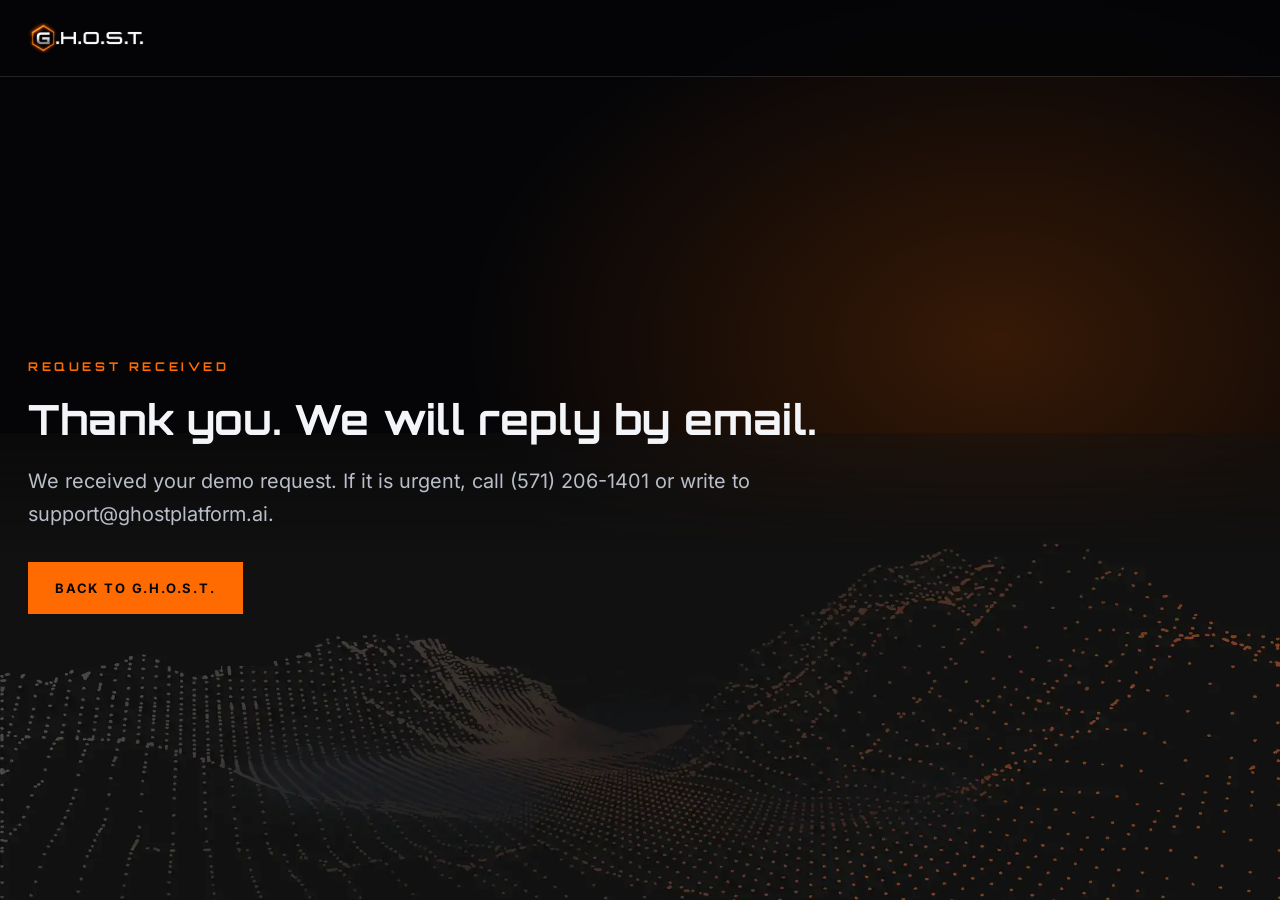
<file: thanks.html>
<!doctype html>
<html lang="en"><head><meta charset="utf-8"><meta name="viewport" content="width=device-width, initial-scale=1">
<title>Thank you | G.H.O.S.T.</title><meta name="robots" content="noindex"><meta name="theme-color" content="#050507">
<link rel="icon" href="assets/img/favicon.svg?v=20261121k" type="image/svg+xml"><link rel="icon" href="assets/img/favicon.png?v=20261121k" type="image/png"><link rel="apple-touch-icon" href="assets/img/apple-touch-icon.png?v=20261121k"><link rel="stylesheet" href="css/site.css"></head>
<body>
<header class="site-head scrolled"><div class="wrap"><a class="brand" href="index.html" aria-label="G.H.O.S.T. home"><img src="assets/img/logos/ghost-logo-white.png?v=20261121h" width="620" height="160" alt="G.H.O.S.T."></a></div></header>
<main><section class="hero" style="min-height:100vh"><div class="wrap" style="grid-template-columns:1fr"><div class="hero-copy"><span class="eyebrow">Request received</span><h1 style="margin:20px 0 22px">Thank you. We will reply by email.</h1><p class="lead" style="margin-bottom:32px">We received your demo request. If it is urgent, call (571) 206-1401 or write to support@ghostplatform.ai.</p><div class="btn-row"><a class="btn btn-primary" href="index.html">Back to G.H.O.S.T.</a></div></div></div></section></main>
</body></html>
</file>
<file: css/site.css>
/* =====================================================================
   G.H.O.S.T. website. One stylesheet.
   Look: stealth black, the platform's own orange, wave-field backdrops,
   Orbitron lettering. Square corners, few boxes, product shown front-on.
   ===================================================================== */

@font-face { font-family: "Orbitron"; font-weight: 500; font-display: swap; src: url("../assets/fonts/orbitron-500.woff2") format("woff2"); }
@font-face { font-family: "Orbitron"; font-weight: 700; font-display: swap; src: url("../assets/fonts/orbitron-700.woff2") format("woff2"); }
@font-face { font-family: "Orbitron"; font-weight: 900; font-display: swap; src: url("../assets/fonts/orbitron-900.woff2") format("woff2"); }
@font-face { font-family: "Inter"; font-weight: 100 900; font-display: swap; src: url("../assets/fonts/inter-var.woff2") format("woff2"); }

:root {
  --bg: #050507;
  --bg-2: #0a0b10;
  --ink: #f4f5f8;
  --body: #b9bec9;
  --muted: #8089a0;
  --orange: #ff6b00;
  --orange-hi: #ff9a4d;
  --orange-lo: #b34a00;
  --line: rgba(255, 255, 255, .12);
  --line-hi: rgba(255, 255, 255, .26);
  --ok: #3ddc84;
  --font: "Inter", system-ui, -apple-system, "Segoe UI", Roboto, Helvetica, Arial, sans-serif;
  --disp: "Orbitron", "Inter", system-ui, sans-serif;
  --ease: cubic-bezier(.2, .7, .2, 1);
  --wrap: 1240px;
}

*, *::before, *::after { box-sizing: border-box; }
html { scroll-behavior: smooth; scroll-padding-top: 84px; -webkit-text-size-adjust: 100%; }
body { margin: 0; background: var(--bg); color: var(--body); font: 400 17px/1.65 var(--font); -webkit-font-smoothing: antialiased; overflow-x: hidden; }
img, svg { max-width: 100%; display: block; }
img { height: auto; }
a { color: inherit; }
h1, h2, h3, h4, p, ul, ol, dl, dd, figure { margin: 0; }
ul, ol { padding: 0; list-style: none; }
button { font: inherit; color: inherit; }
:focus-visible { outline: 2px solid var(--orange-hi); outline-offset: 3px; }
.skip { position: absolute; left: -999px; top: 8px; background: var(--orange); color: #050507; padding: 10px 14px; z-index: 100; }
.skip:focus { left: 8px; }
.wrap { width: min(var(--wrap), 100% - 56px); margin: 0 auto; }
.vh { position: absolute; width: 1px; height: 1px; overflow: hidden; clip: rect(0 0 0 0); white-space: nowrap; }

/* ---------- Type ---------- */
.eyebrow { display: block; font: 700 12px/1.3 var(--disp); letter-spacing: .3em; text-transform: uppercase; color: var(--orange); }
h1, h2, h3 { color: var(--ink); font-family: var(--font); font-weight: 700; letter-spacing: -.02em; }
h1 { font-family: var(--disp); font-weight: 700; font-size: clamp(1.75rem, 1rem + 2vw, 2.9rem); line-height: 1.16; letter-spacing: .005em; }
h2 { font-size: clamp(1.9rem, 1.3rem + 2.1vw, 3.1rem); line-height: 1.1; }
h3 { font-size: clamp(1.15rem, 1rem + .5vw, 1.45rem); line-height: 1.25; }
.lead { font-size: clamp(1.06rem, 1rem + .3vw, 1.28rem); line-height: 1.65; color: var(--body); max-width: 62ch; }
.hl { color: var(--orange); }
.mono { font-family: var(--disp); letter-spacing: .08em; }

/* ---------- Buttons: square, even, never cramped ---------- */
.btn { display: inline-flex; align-items: center; justify-content: center; gap: 12px; min-height: 52px; padding: 14px 26px; border: 1px solid transparent; background: none; font: 700 13px/1 var(--font); letter-spacing: .14em; text-transform: uppercase; text-decoration: none; cursor: pointer; white-space: nowrap; transition: background-color .2s, border-color .2s, color .2s, transform .2s var(--ease); }
.btn svg { width: 18px; height: 18px; flex: none; transition: transform .2s var(--ease); }
.btn:hover svg { transform: translateX(4px); }
.btn-primary { background: var(--orange); color: #050507; }
.btn-primary:hover { background: var(--orange-hi); transform: translateY(-1px); }
.btn-line { border-color: var(--line-hi); color: var(--ink); }
.btn-line:hover { border-color: var(--orange); color: var(--orange-hi); }
.btn-row { display: flex; flex-wrap: wrap; gap: 14px; align-items: stretch; }

/* ---------- Header ---------- */
.site-head { position: fixed; inset: 0 0 auto 0; z-index: 50; transition: background-color .3s, box-shadow .3s; }
.site-head.scrolled { background: rgba(5, 5, 7, .88); backdrop-filter: blur(14px); -webkit-backdrop-filter: blur(14px); box-shadow: 0 1px 0 var(--line); }
.site-head .wrap { display: flex; align-items: center; justify-content: space-between; gap: 24px; height: 76px; }
.brand img { height: 30px; width: auto; }
.nav { display: flex; align-items: center; gap: clamp(18px, 2.2vw, 36px); }
.nav ul { display: flex; gap: clamp(16px, 2vw, 32px); }
.nav ul a { display: block; white-space: nowrap; padding: 8px 0; font: 600 12px/1 var(--font); letter-spacing: .16em; text-transform: uppercase; color: var(--body); text-decoration: none; transition: color .2s; position: relative; }
.nav ul a:hover { color: var(--ink); }
.nav ul a::after { content: ""; position: absolute; left: 0; right: 0; bottom: 0; height: 2px; background: var(--orange); transform: scaleX(0); transform-origin: left; transition: transform .25s var(--ease); }
.nav ul a:hover::after { transform: scaleX(1); }
.nav .btn { min-height: 44px; padding: 12px 20px; }
.menu-btn { display: none; align-items: center; gap: 10px; min-height: 44px; padding: 10px 16px; border: 1px solid var(--line-hi); background: none; cursor: pointer; font: 700 12px/1 var(--font); letter-spacing: .16em; text-transform: uppercase; color: var(--ink); }
.menu-btn svg { width: 18px; height: 18px; }
@media (max-width: 1180px) {
  .menu-btn { display: inline-flex; }
  .nav { position: absolute; inset: 76px 0 auto 0; flex-direction: column; align-items: flex-start; gap: 0; padding: 12px 28px 28px; background: rgba(5, 5, 7, .97); border-bottom: 1px solid var(--line); display: none; }
  .nav.open { display: flex; }
  .nav ul { flex-direction: column; width: 100%; gap: 0; }
  .nav ul a { padding: 16px 0; border-bottom: 1px solid var(--line); font-size: 13px; }
  .nav .btn { margin-top: 18px; width: 100%; }
}

/* ---------- Sections and faded backdrops ---------- */
.section { position: relative; isolation: isolate; padding: clamp(48px, 5vw, 80px) 0; }
.section::before { content: ""; position: absolute; inset: 0; z-index: -1; pointer-events: none; background-repeat: no-repeat; background-size: cover; opacity: .55; }
.bg-mesh::before { background-image: linear-gradient(180deg, var(--bg) 0%, rgba(5,5,7,.55) 30%, rgba(5,5,7,.55) 70%, var(--bg) 100%), url("../assets/img/bg/mesh.webp"); background-position: center, center 60%; opacity: .5; }
.bg-ridge::before { background-image: linear-gradient(180deg, var(--bg) 0%, rgba(5,5,7,.35) 45%, var(--bg) 100%), url("../assets/img/bg/ridge.webp"); background-position: center, center bottom; background-size: cover, 100% auto; opacity: .6; }
.bg-glow::before { background: radial-gradient(900px 420px at 86% 0%, rgba(255,107,0,.16), transparent 70%), radial-gradient(700px 380px at 6% 100%, rgba(255,107,0,.08), transparent 70%); opacity: 1; }
.bg-deep { background: var(--bg-2); }
.section-head { max-width: 780px; margin: 0 0 clamp(30px, 3.6vw, 54px); }
.section-head.center { margin-left: auto; margin-right: auto; text-align: center; }
.section-head.center .lead { margin-left: auto; margin-right: auto; }
.section-head h2 { margin: 16px 0 20px; }

/* reveal */
.js [data-reveal] { opacity: 0; transform: translateY(26px); transition: opacity .8s var(--ease), transform .8s var(--ease); transition-delay: calc(var(--d, 0) * 110ms); }
.js [data-reveal].in { opacity: 1; transform: none; }
@media (prefers-reduced-motion: reduce) { .js [data-reveal] { opacity: 1; transform: none; transition: none; } }

/* ---------- Hero ---------- */
.hero { position: relative; isolation: isolate; padding: 150px 0 clamp(70px, 8vw, 120px); min-height: 100vh; display: flex; align-items: center; overflow: hidden; }
.hero::before { content: ""; position: absolute; inset: 0; z-index: -1; background:
  radial-gradient(760px 520px at 78% 38%, rgba(255,107,0,.2), transparent 70%),
  linear-gradient(180deg, rgba(5,5,7,.2) 0%, rgba(5,5,7,.0) 40%, var(--bg) 100%); }
.hero::after { content: ""; position: absolute; inset: 0; z-index: -1; background: url("../assets/img/bg/ridge.webp") center bottom / 100% auto no-repeat; -webkit-mask-image: linear-gradient(180deg, transparent 38%, #000 62%); mask-image: linear-gradient(180deg, transparent 38%, #000 62%); }
.hero .wrap { display: grid; grid-template-columns: minmax(0, 4.6fr) minmax(0, 7fr); gap: clamp(28px, 4vw, 64px); align-items: center; }
.hero-logo { width: clamp(250px, 26vw, 400px); height: auto; margin: 0 0 clamp(26px, 3vw, 40px); }
.hero h1 { margin: 20px 0 24px; }
.hero .lead { margin-bottom: 34px; }
.hero-tag { margin-top: 34px; font: 500 12px/1.4 var(--disp); letter-spacing: .3em; text-transform: uppercase; color: var(--muted); }
.hero-media { position: relative; }
.hero-media::before { content: ""; position: absolute; left: 8%; right: 8%; bottom: -4%; height: 26%; background: radial-gradient(closest-side, rgba(255,107,0,.35), transparent); filter: blur(22px); z-index: -1; }
@media (min-width: 961px) { .hero-media { left: min(calc((100vw - min(var(--wrap), 100vw - 56px)) / 2 - 22px), 120px); } }
@media (max-width: 960px) { .hero { min-height: 0; padding-top: 120px; } .hero .wrap { grid-template-columns: minmax(0, 1fr) minmax(0, 1.15fr); gap: 24px; } }
@media (max-width: 960px) and (min-width: 601px) { .hero h1 { font-size: clamp(1.6rem, 1rem + 2.4vw, 2.4rem); } .hero-logo { width: clamp(180px, 24vw, 250px); } }
@media (max-width: 600px) { .hero .wrap { grid-template-columns: 1fr; } }

/* ---------- MacBook (real frame, logo wiped) ---------- */
.mbk { position: relative; width: 100%; aspect-ratio: 1208 / 700; margin: 0; }
.mbk-glass { background: #000 !important; position: absolute; left: 9.7%; top: 3.1%; width: 80.6%; height: 88.8%; overflow: hidden; background: #05070f; z-index: 1; }
.mbk-glass img { display: block; position: absolute; z-index: 1; inset: 2.7% 1.9%; width: 96.2%; height: 94.6%; border: 0; object-fit: contain; object-position: center; }
.mbk-glass::before { content: ""; position: absolute; inset: 2.7% 1.9%; z-index: 0; background: #14161d; }
.mbk-glass::after { content: ""; position: absolute; inset: 0; z-index: 3; pointer-events: none; background: radial-gradient(circle at 50% 1.4%, #22252d 0 2.5px, transparent 3px), linear-gradient(115deg, rgba(255,255,255,0) 0, rgba(255,255,255,0) 32%); box-shadow: inset 0 0 0 3px #000, inset 0 0 18px 4px rgba(0,0,0,.7); }
.mbk-frame { position: absolute; inset: 0; width: 100%; height: 100%; z-index: 2; pointer-events: none; }

/* ---------- Plain list with icons, no boxes ---------- */
.ico-list li { display: flex; gap: 18px; align-items: flex-start; padding: 20px 0; border-top: 1px solid var(--line); }
.ico-list li:last-child { border-bottom: 1px solid var(--line); }
.ico-list .bi { width: 26px; height: 26px; color: var(--orange); flex: none; margin-top: 2px; stroke-width: 1.5; }
.ico-list b { display: block; color: var(--ink); font-weight: 650; font-size: 1.06rem; margin-bottom: 2px; }
.ico-list span { color: var(--body); font-size: .99rem; line-height: 1.55; }
.cols-2 { display: grid; grid-template-columns: 1fr 1fr; column-gap: clamp(40px, 6vw, 96px); }
.cols-2 li:nth-last-child(2):nth-child(odd) { border-bottom: 1px solid var(--line); }
@media (max-width: 800px) { .cols-2 { grid-template-columns: 1fr; } .cols-2 li:nth-last-child(2):nth-child(odd) { border-bottom: 0; } }

/* ---------- What it is ---------- */
.solve { display: grid; grid-template-columns: repeat(3, 1fr); gap: clamp(28px, 4vw, 64px); margin-top: clamp(40px, 5vw, 64px); }
.solve li { border-top: 2px solid var(--orange); padding-top: 22px; }
.solve .n { font: 700 13px/1 var(--disp); letter-spacing: .2em; text-transform: uppercase; color: var(--orange); margin-bottom: 18px; display: block; }
.solve .prob { color: var(--muted); font-size: .98rem; text-decoration: line-through; text-decoration-color: rgba(255,255,255,.25); margin-bottom: 12px; }
.solve .sol { color: var(--ink); font-size: 1.14rem; line-height: 1.5; font-weight: 500; }
@media (max-width: 900px) { .solve { grid-template-columns: 1fr; } }

.statline { display: grid; grid-template-columns: repeat(4, 1fr); margin-top: clamp(48px, 6vw, 84px); border-top: 1px solid var(--line); }
.statline li { padding: 30px 24px 6px 0; display: flex; align-items: center; gap: 20px; }
.statline .ring { width: 58px; height: 58px; flex: none; color: var(--orange); }
.statline .ring circle { fill: none; stroke-width: 2; }
.statline .ring .track { stroke: rgba(255,255,255,.14); }
.statline .ring .arc { stroke: currentColor; stroke-linecap: butt; }
.statline b { display: block; font: 700 clamp(1.5rem, 1.1rem + 1.2vw, 2.1rem)/1 var(--disp); color: var(--ink); letter-spacing: .02em; }
.statline span { display: block; margin-top: 6px; font-size: .86rem; color: var(--muted); line-height: 1.35; }
@media (max-width: 960px) { .statline { grid-template-columns: 1fr 1fr; } }
@media (max-width: 520px) { .statline { grid-template-columns: 1fr; } }

/* ---------- Scroll-linked morph: the laptop stays, the screens and words move ---------- */
.morph-track { position: relative; height: 420vh; margin-top: -8vh; }
.morph-stage { position: sticky; top: 0; height: 100vh; display: grid; place-items: center; overflow: hidden; }
.morph-screen { position: relative; z-index: 1; width: min(55%, 1000px); aspect-ratio: 1208 / 700; margin: 0; }
.morph-screen .mbk-glass img { position: absolute; inset: 2.7% 1.9%; will-change: transform; }
.morph-texts { position: absolute; inset: 0; pointer-events: none; z-index: 2; }
.mstep { position: absolute; top: 50%; width: min(17%, 300px); opacity: 0; transform: translateY(-50%); will-change: transform, opacity; }
.mstep:nth-child(odd) { left: 2.5%; text-align: left; }
.mstep:nth-child(even) { right: 2.5%; text-align: right; }
.mstep .mno { display: block; font: 700 .8rem/1 var(--disp); letter-spacing: .26em; text-transform: uppercase; color: var(--orange); }
.mstep h3 { font-size: clamp(1.5rem, 1rem + 1.5vw, 2.3rem); line-height: 1.1; margin: 14px 0 0; }
.mstep p { margin-top: 14px; font-size: clamp(.98rem, .94rem + .25vw, 1.12rem); line-height: 1.55; color: var(--body); }
html:not(.js) .morph-track, html:not(.js) .morph-stage { height: auto; }
html:not(.js) .morph-stage { position: static; display: block; }
html:not(.js) .mstep { position: static; opacity: 1; transform: none; width: auto; padding: 20px 0; text-align: left; }
@media (max-width: 1100px) and (min-width: 601px) {
  .morph-screen { width: 52%; }
  .mstep { width: 22%; }
  .mstep h3 { font-size: clamp(1.15rem, .8rem + 1.1vw, 1.6rem); }
  .mstep p { font-size: .92rem; }
}
@media (max-width: 600px) {
  .morph-track { height: auto; margin-top: 0; }
  .morph-stage { position: static; height: auto; display: block; }
  .morph-screen { position: relative; top: auto; width: 100%; margin: 0 auto 26px; }
  .morph-screen .mbk-glass img:not(:first-child) { display: none; }
  .mstep:first-child { border-top: 0; padding-top: 6px; }
  .morph-texts { position: static; }
  .mstep { position: static; opacity: 1 !important; transform: none !important; width: auto; text-align: left !important; padding: 22px 0; border-top: 1px solid var(--line); }
}

/* ---------- Agents ---------- */
.rail { display: grid; grid-template-columns: repeat(6, minmax(0, 1fr)); gap: clamp(10px, 1.4vw, 22px); margin: 0 0 clamp(56px, 7vw, 100px); }
.rail figure img { width: 100%; height: auto; aspect-ratio: 2 / 3; object-fit: contain; transition: transform .45s var(--ease), filter .45s; filter: saturate(.95); }
.rail figure:hover img { transform: translateY(-8px); filter: saturate(1.15) drop-shadow(0 14px 30px rgba(255,107,0,.28)); }
@media (max-width: 1000px) { .rail { grid-template-columns: repeat(3, 1fr); } }
@media (max-width: 560px) { .rail { grid-template-columns: repeat(2, 1fr); } }
.families { display: grid; grid-template-columns: repeat(3, 1fr); gap: clamp(40px, 5vw, 76px) clamp(36px, 5vw, 80px); }
.family h3 { display: flex; align-items: center; gap: 14px; padding-bottom: 16px; border-bottom: 2px solid var(--orange); margin-bottom: 6px; font-size: 1.22rem; }
.family h3 svg { width: 28px; height: 28px; color: var(--orange); stroke-width: 1.5; flex: none; }
.family li { padding: 12px 0; border-bottom: 1px solid var(--line); display: grid; grid-template-columns: 7.2em 1fr; gap: 14px; align-items: baseline; }
.family li b { font: 700 12.5px/1.4 var(--disp); letter-spacing: .1em; color: var(--ink); overflow-wrap: anywhere; }
.family li span { font-size: .95rem; line-height: 1.45; color: var(--body); }
@media (max-width: 1100px) { .families { grid-template-columns: 1fr 1fr; } }
@media (max-width: 700px) { .families { grid-template-columns: 1fr; } }

/* ---------- Capabilities: text on one side, a numbered flow on the other ---------- */
.cap { display: grid; grid-template-columns: minmax(0, 5fr) minmax(0, 6fr); gap: clamp(36px, 6vw, 96px); align-items: center; padding: clamp(32px, 4vw, 56px) 0; border-top: 1px solid var(--line); }
.cap:first-of-type { border-top: 0; }
.cap.flip .cap-text { order: 2; }
.cap-text .eyebrow { margin-bottom: 16px; }
.cap-text h3 { font-size: clamp(1.7rem, 1.2rem + 1.5vw, 2.5rem); line-height: 1.1; margin-bottom: 18px; }
.cap-text p { margin-bottom: 14px; }
.cap-text .bul { margin-top: 18px; }
.bul li { position: relative; padding: 8px 0 8px 26px; color: var(--ink); font-weight: 500; }
.bul li::before { content: ""; position: absolute; left: 3px; top: 1.05em; width: 8px; height: 8px; background: var(--orange); transform: rotate(45deg); }
.flow { position: relative; display: grid; grid-auto-flow: column; grid-auto-columns: 1fr; gap: 0; padding: 22px 0 6px; }
.flow::before { content: ""; position: absolute; left: 6%; right: 6%; top: 49px; height: 1px; background: linear-gradient(90deg, transparent, var(--line-hi) 8%, var(--line-hi) 92%, transparent); }
.flow li { position: relative; text-align: center; padding: 0 8px; }
.flow .dot { position: relative; width: 54px; height: 54px; margin: 0 auto 16px; display: grid; place-items: center; background: var(--bg); border: 1.5px solid var(--orange); border-radius: 50%; color: var(--orange-hi); font: 700 14px/1 var(--disp); box-shadow: 0 0 0 7px var(--bg), 0 0 26px rgba(255,107,0,.3); }
.flow .dot svg { width: 24px; height: 24px; stroke-width: 1.6; }
.flow b { display: block; color: var(--ink); font-size: .94rem; font-weight: 650; line-height: 1.3; margin-bottom: 5px; }
.flow span { display: block; font-size: .82rem; line-height: 1.4; color: var(--muted); }
@media (max-width: 980px) { .cap { grid-template-columns: 1fr; } .cap.flip .cap-text { order: 0; } }
@media (max-width: 640px) {
  .flow { grid-auto-flow: row; gap: 22px; padding-left: 6px; }
  .flow::before { left: 33px; right: auto; top: 28px; bottom: 28px; width: 1px; height: auto; background: var(--line-hi); }
  .flow li { display: grid; grid-template-columns: 54px 1fr; column-gap: 18px; text-align: left; padding: 0; align-items: start; }
  .flow .dot { margin: 0; grid-row: 1 / span 2; }
}

/* ---------- Architecture diagram: boundaries, logos, curved flow lines ---------- */
.archx { position: relative; display: grid; grid-template-columns: 1fr 1.08fr 1fr; gap: clamp(20px, 3vw, 52px); align-items: stretch; }
.archx-flow { position: absolute; inset: 0; width: 100%; height: 100%; pointer-events: none; z-index: 0; }
.archx-flow path { fill: none; stroke: rgba(255,107,0,.6); stroke-width: 1.4; stroke-dasharray: 4 7; animation: dash 1.6s linear infinite; vector-effect: non-scaling-stroke; }
@keyframes dash { to { stroke-dashoffset: -22; } }
@media (prefers-reduced-motion: reduce) { .archx-flow path { animation: none; } }
.archx-col { position: relative; z-index: 1; border: 1px solid var(--line-hi); padding: clamp(18px, 2vw, 28px); background: rgba(5, 5, 7, .74); display: flex; flex-direction: column; gap: 4px; }
.archx-cap { font: 700 11.5px/1.4 var(--disp); letter-spacing: .24em; text-transform: uppercase; color: var(--orange); padding-bottom: 14px; margin-bottom: 6px; border-bottom: 1px solid var(--line); }
.archx-item { display: flex; gap: 16px; align-items: center; padding: 13px 0; border-bottom: 1px solid var(--line); min-height: 76px; }
.archx-item:last-child { border-bottom: 0; }
.archx-logos { display: flex; gap: 10px; align-items: center; flex: none; min-width: 44px; }
.archx-logos img { height: 26px; width: auto; }
.archx-logos svg { width: 28px; height: 28px; color: var(--orange); stroke-width: 1.5; }
.archx-txt strong { display: block; color: var(--ink); font-size: .98rem; line-height: 1.3; }
.archx-txt span { display: block; color: var(--muted); font-size: .84rem; line-height: 1.4; margin-top: 2px; }
.archx-core { border-color: var(--orange); background: rgba(14, 8, 3, .86); box-shadow: 0 0 60px rgba(255,107,0,.15) inset; text-align: center; align-items: stretch; }
.archx-core .archx-cap { border-color: rgba(255,107,0,.4); }
.archx-core img.logo { width: min(230px, 70%); height: auto; margin: 10px auto 18px; }
.archx-layer { padding: 12px 0; border-top: 1px solid rgba(255,107,0,.25); text-align: left; }
.archx-layer strong { display: block; color: var(--ink); font-size: .96rem; }
.archx-layer span { display: block; color: var(--body); font-size: .84rem; line-height: 1.4; margin-top: 2px; }
@media (max-width: 900px) and (min-width: 601px) { .archx { gap: 18px; } .archx-col { padding: 16px 14px; } .archx-item { gap: 10px; min-height: 64px; } .archx-logos { min-width: 30px; } .archx-logos img { height: 20px; } .archx-txt strong { font-size: .88rem; } .archx-txt span { font-size: .78rem; } }
@media (max-width: 600px) { .archx { grid-template-columns: 1fr; } .archx-flow { display: none; } }
.modes { display: grid; grid-template-columns: repeat(4, 1fr); gap: clamp(24px, 3vw, 48px); margin-top: clamp(48px, 6vw, 84px); }
.mode { border-top: 2px solid var(--orange); padding-top: 20px; }
.mode svg { width: 34px; height: 34px; color: var(--orange); stroke-width: 1.4; margin-bottom: 16px; }
.mode h3 { margin-bottom: 8px; font-size: 1.18rem; }
.mode p { font-size: .96rem; line-height: 1.55; }
@media (max-width: 960px) { .modes { grid-template-columns: 1fr 1fr; } }
@media (max-width: 520px) { .modes { grid-template-columns: 1fr; } }

/* ---------- Fielded ---------- */
.fielded { display: grid; grid-template-columns: minmax(0, 6fr) minmax(0, 5fr); gap: clamp(36px, 6vw, 96px); align-items: center; }
.fielded p + p { margin-top: 16px; }
@media (max-width: 860px) { .fielded { grid-template-columns: minmax(0, 1fr); gap: 28px; } }
.fielded .bul { margin-top: 10px; }

/* ---------- Contact ---------- */
.contact-grid { display: grid; grid-template-columns: minmax(0, 7fr) minmax(0, 4fr); gap: clamp(36px, 6vw, 96px); }
.form { display: grid; gap: 20px; }
.pair { display: grid; grid-template-columns: 1fr 1fr; gap: 20px; }
.field label { display: block; font: 700 11.5px/1 var(--font); letter-spacing: .16em; text-transform: uppercase; color: var(--body); margin-bottom: 10px; }
.field .opt { color: var(--muted); font-weight: 500; letter-spacing: .04em; text-transform: none; }
.field input, .field select, .field textarea { width: 100%; min-height: 52px; padding: 14px 16px; background: rgba(255,255,255,.04); border: 1px solid var(--line-hi); border-radius: 0; color: var(--ink); font: inherit; transition: border-color .2s, background-color .2s; }
.field textarea { min-height: 150px; resize: vertical; }
.field input:focus, .field select:focus, .field textarea:focus { outline: 0; border-color: var(--orange); background: rgba(255,107,0,.06); }
.hp { position: absolute; left: -9999px; }
.form small { color: var(--muted); font-size: .86rem; }
.form-status { margin-top: 18px; padding: 16px 18px; border-left: 3px solid var(--ok); background: rgba(61,220,132,.08); color: var(--ink); }
.form-status.err { border-color: #ff5a5f; background: rgba(255,90,95,.08); }
.side-list > div { padding: 18px 0; border-top: 1px solid var(--line); }
.side-list > div:last-child { border-bottom: 1px solid var(--line); }
.side-list dt { font: 700 11.5px/1 var(--font); letter-spacing: .16em; text-transform: uppercase; color: var(--muted); margin-bottom: 8px; }
.side-list dd { color: var(--ink); }
.side-list a { color: var(--orange-hi); text-decoration: none; }
.side-list a:hover { text-decoration: underline; }
@media (max-width: 900px) { .contact-grid { grid-template-columns: 1fr; } .pair { grid-template-columns: 1fr; } }

/* ---------- Built by Cypher ---------- */
.byline { display: grid; grid-template-columns: minmax(0, 4fr) minmax(0, 7fr); gap: clamp(32px, 6vw, 96px); align-items: center; }
.byline img { width: min(300px, 80%); height: auto; }
.byline .bul { margin-top: 12px; columns: 2; column-gap: 40px; }
.byline .bul li { break-inside: avoid; }
@media (max-width: 800px) { .byline { grid-template-columns: 1fr; } .byline .bul { columns: 1; } }

/* ---------- Footer ---------- */
.site-foot { border-top: 1px solid var(--line); padding: 60px 0 40px; background: #030304; }
.foot-grid { display: grid; grid-template-columns: 1.3fr 1fr 1fr; gap: 40px; }
.foot-grid img { height: 30px; width: auto; margin-bottom: 18px; }
.foot-grid h2 { font: 700 11.5px/1 var(--font); letter-spacing: .18em; text-transform: uppercase; color: var(--muted); margin-bottom: 16px; }
.foot-grid li { padding: 5px 0; }
.foot-grid a { text-decoration: none; color: var(--body); }
.foot-grid a:hover { color: var(--orange-hi); }
.foot-grid p { color: var(--muted); font-size: .94rem; max-width: 44ch; }
.foot-bottom { margin-top: 44px; padding-top: 22px; border-top: 1px solid var(--line); display: flex; flex-wrap: wrap; justify-content: space-between; gap: 12px; color: var(--muted); font-size: .86rem; }
@media (max-width: 800px) { .foot-grid { grid-template-columns: 1fr; } }

/* ---------- Added from the marketing material ---------- */
.family li span small { display: block; margin-top: 4px; font: 600 11px/1.3 var(--font); letter-spacing: .1em; text-transform: uppercase; color: var(--orange); }

.usecase { display: grid; grid-template-columns: minmax(0, 6fr) minmax(0, 4fr); gap: clamp(36px, 6vw, 96px); padding: clamp(32px, 4vw, 56px) 0; border-top: 1px solid var(--line); align-items: start; }
.usecase:first-of-type { border-top: 0; }
.usecase.flip .uc-text { order: 2; }
.uc-text .eyebrow { margin-bottom: 16px; }
.uc-text h3 { font-size: clamp(1.7rem, 1.2rem + 1.5vw, 2.5rem); line-height: 1.1; margin-bottom: 18px; }
.uc-text > p { margin-bottom: 14px; }
.uc-text .bul { margin: 18px 0 20px; }
.uc-foot { font-size: .94rem; color: var(--muted); border-top: 1px solid var(--line); padding-top: 16px; }
.metrics { border-top: 2px solid var(--orange); }
.metrics li { display: flex; align-items: baseline; gap: 22px; padding: 18px 0; border-bottom: 1px solid var(--line); }
.metrics b { flex: 0 0 5.2ch; min-width: 5.2ch; font: 700 clamp(1.5rem, 1.1rem + 1.2vw, 2.1rem)/1 var(--disp); color: var(--ink); white-space: nowrap; }
.metrics span { color: var(--body); line-height: 1.4; }
.note { margin-top: clamp(28px, 4vw, 48px); max-width: 74ch; font-size: .92rem; color: var(--muted); }
@media (max-width: 980px) { .usecase { grid-template-columns: 1fr; } .usecase.flip .uc-text { order: 0; } }

.deployed li { padding: 18px 0; border-top: 1px solid var(--line); }
.deployed li:first-child { border-top: 2px solid var(--orange); }
.deployed b { display: block; color: var(--ink); font-size: 1.04rem; margin-bottom: 4px; }
.deployed span { color: var(--body); font-size: .96rem; line-height: 1.55; }

.why { margin-top: clamp(56px, 7vw, 96px); }
.why h3 { margin-bottom: 22px; font-size: clamp(1.5rem, 1.2rem + 1vw, 2.1rem); }

/* No stacked padding at the end of a group */
.cap:last-child, .usecase:last-of-type { padding-bottom: 0; }
.hero { padding-bottom: clamp(48px, 6vw, 88px); }
.statline { margin-top: clamp(36px, 4.5vw, 60px); }
.modes { margin-top: clamp(36px, 4.5vw, 60px); }
.why { margin-top: clamp(40px, 5vw, 68px); }
.rail { margin-bottom: clamp(40px, 5vw, 72px); }

/* ---------- Capability console (platform capabilities) ---------- */
.capx { position: relative; display: grid; grid-template-columns: 290px minmax(0, 1fr); grid-template-areas: "bar bar" "rail stage"; border: 1px solid var(--line-hi); background:
  radial-gradient(900px 420px at 92% -10%, rgba(255,107,0,.14), transparent 65%),
  linear-gradient(rgba(255,107,0,.045) 1px, transparent 1px) 0 0 / 36px 36px,
  linear-gradient(90deg, rgba(255,107,0,.045) 1px, transparent 1px) 0 0 / 36px 36px,
  linear-gradient(180deg, rgba(12,13,19,.96), rgba(5,5,7,.97)); box-shadow: 0 0 0 1px rgba(0,0,0,.6), 0 40px 90px -30px rgba(255,107,0,.18); isolation: isolate; }
.capx::before, .capx::after { content: ""; position: absolute; width: 22px; height: 22px; pointer-events: none; z-index: 3; border: 2px solid var(--orange); }
.capx::before { top: -2px; left: -2px; border-right: 0; border-bottom: 0; }
.capx::after { bottom: -2px; right: -2px; border-left: 0; border-top: 0; }
.capx-bar { grid-area: bar; display: flex; align-items: center; gap: 22px; padding: 14px 22px; border-bottom: 1px solid var(--line); background: rgba(255,255,255,.02); font: 700 11px/1 var(--disp); letter-spacing: .26em; text-transform: uppercase; color: var(--ink); }
.capx-bar b { font-weight: 700; }
.capx-stat { color: var(--muted); letter-spacing: .2em; }
.capx-stat:last-child { margin-left: auto; color: var(--orange-hi); }
.capx-led { width: 9px; height: 9px; background: var(--ok); box-shadow: 0 0 0 3px rgba(61,220,132,.18), 0 0 14px var(--ok); animation: capx-blink 2.4s ease-in-out infinite; }
@keyframes capx-blink { 50% { opacity: .35; } }

.capx-rail { position: relative; grid-area: rail; display: flex; flex-direction: column; border-right: 1px solid var(--line); background: rgba(0,0,0,.28); }
.capx-tab { appearance: none; display: flex; align-items: center; gap: 16px; text-align: left; width: 100%; padding: 20px 22px; background: transparent; border: 0; border-bottom: 1px solid var(--line); border-left: 3px solid transparent; cursor: pointer; transition: background .25s var(--ease), border-color .25s var(--ease); position: relative; }
.capx-tab:last-child { border-bottom: 0; }
.capx-tab:hover { background: rgba(255,107,0,.06); }
.capx-tab[aria-selected="true"] { background: linear-gradient(90deg, rgba(255,107,0,.16), rgba(255,107,0,.02)); border-left-color: var(--orange); }
.capx-tab[aria-selected="true"]::after { content: ""; position: absolute; right: -1px; top: 50%; width: 8px; height: 8px; margin-top: -4px; background: var(--orange); transform: translateX(50%) rotate(45deg); z-index: 2; }
.capx-n { font: 700 13px/1 var(--disp); letter-spacing: .14em; color: var(--orange); min-width: 26px; }
.capx-tt { display: block; min-width: 0; }
.capx-tt b { display: block; font: 700 14px/1.25 var(--disp); letter-spacing: .08em; text-transform: uppercase; color: var(--ink); }
.capx-tt small { display: block; margin-top: 5px; font-size: 12.5px; line-height: 1.3; color: var(--muted); }

.capx-stage { grid-area: stage; min-width: 0; padding: clamp(24px, 3.4vw, 48px); }
.capx-panel { animation: capx-in .55s var(--ease) both; }
@keyframes capx-in { from { opacity: 0; transform: translateY(14px); } to { opacity: 1; transform: none; } }
.capx-code { display: flex; flex-wrap: wrap; gap: 10px 18px; font: 700 11px/1.4 var(--disp); letter-spacing: .22em; text-transform: uppercase; color: var(--orange); }
.capx-code span:first-child { padding: 3px 9px; border: 1px solid var(--orange); }
.capx-code span:last-child { padding-top: 4px; color: var(--muted); }
.capx-panel h3 { margin: 18px 0 16px; font-family: var(--disp); font-weight: 700; font-size: clamp(1.55rem, 1.05rem + 2vw, 2.7rem); line-height: 1.1; letter-spacing: .005em; }
.capx-chips { display: flex; flex-wrap: wrap; gap: 10px; margin-bottom: 22px; }
.capx-chips li { display: inline-flex; align-items: center; gap: 9px; padding: 7px 13px; border: 1px solid var(--line-hi); background: rgba(255,255,255,.03); color: var(--ink); font: 600 11.5px/1.2 var(--font); letter-spacing: .1em; text-transform: uppercase; }
.capx-chips li::before { content: ""; width: 6px; height: 6px; background: var(--orange); box-shadow: 0 0 8px var(--orange); }
.capx-text { max-width: 78ch; font-size: 1.02rem; line-height: 1.7; color: var(--body); }

/* pipeline: nodes on a rail with a travelling pulse */
.capx-pipe { position: relative; display: grid; grid-template-columns: repeat(var(--n), minmax(0, 1fr)); gap: 0; margin: 34px 0 6px; padding-top: 8px; }
.capx-pipe::before { content: ""; position: absolute; left: 3%; right: 3%; top: 30px; height: 2px; background: linear-gradient(90deg, transparent, var(--line-hi) 6%, var(--line-hi) 94%, transparent); }
.capx-pipe::after { content: ""; position: absolute; left: 3%; top: 29px; width: 70px; height: 4px; background: linear-gradient(90deg, transparent, var(--orange-hi), transparent); filter: drop-shadow(0 0 7px var(--orange)); animation: capx-pulse 4.2s linear infinite; }
@keyframes capx-pulse { from { left: 3%; opacity: 0; } 8% { opacity: 1; } 92% { opacity: 1; } to { left: calc(97% - 70px); opacity: 0; } }
.capx-pipe li { position: relative; padding: 0 10px; text-align: center; opacity: 0; animation: capx-node .5s var(--ease) forwards; animation-delay: calc(var(--i) * 90ms + 120ms); }
@keyframes capx-node { from { opacity: 0; transform: translateY(10px); } to { opacity: 1; transform: none; } }
.capx-dot { display: grid; place-items: center; width: 44px; height: 44px; margin: 0 auto 14px; position: relative; z-index: 1; background: var(--bg); border: 1px solid var(--orange); color: var(--orange-hi); font: 700 14px/1 var(--disp); transform: rotate(45deg); box-shadow: 0 0 0 5px var(--bg), 0 0 18px rgba(255,107,0,.3); }
.capx-dot { transform: none; clip-path: polygon(25% 0, 75% 0, 100% 50%, 75% 100%, 25% 100%, 0 50%); border: 0; background: linear-gradient(135deg, var(--orange), var(--orange-lo)); color: #050507; box-shadow: none; filter: drop-shadow(0 0 10px rgba(255,107,0,.45)); }
.capx-pipe li b { display: block; font: 700 13px/1.25 var(--disp); letter-spacing: .06em; text-transform: uppercase; color: var(--ink); }
.capx-pipe li > span:last-child { display: block; margin-top: 7px; font-size: 13.5px; line-height: 1.4; color: var(--muted); }

/* extras: loop, tiers, policy, dial */
.capx-loop, .capx-seg, .capx-ctl, .capx-tiers { margin-top: 26px; }
.capx-loop { display: flex; flex-wrap: wrap; align-items: center; gap: 10px; padding: 16px 18px; border: 1px dashed var(--line-hi); background: rgba(255,107,0,.04); }
.capx-loop span { padding: 7px 12px; border: 1px solid var(--orange); color: var(--orange-hi); font: 700 11.5px/1 var(--disp); letter-spacing: .16em; text-transform: uppercase; }
.capx-loop i { color: var(--muted); font-style: normal; }
.capx-loop em { margin-left: auto; font: 600 12px/1 var(--font); letter-spacing: .12em; text-transform: uppercase; color: var(--muted); font-style: normal; animation: capx-blink 2.4s ease-in-out infinite; }
.capx-tiers { display: grid; grid-template-columns: repeat(3, minmax(0, 1fr)); gap: 14px; }
.capx-tier { position: relative; padding: 18px 18px 16px; border: 1px solid var(--line-hi); background: linear-gradient(180deg, rgba(255,255,255,.04), rgba(255,255,255,.01)); overflow: hidden; }
.capx-tier::before { content: ""; position: absolute; left: 0; top: 0; height: 3px; width: 100%; background: var(--ok); }
.capx-tier.t1::before { background: var(--orange); }
.capx-tier.t2::before { background: var(--orange-hi); box-shadow: 0 0 14px var(--orange); }
.capx-tier small { display: block; font: 700 10.5px/1 var(--disp); letter-spacing: .2em; text-transform: uppercase; color: var(--muted); }
.capx-tier b { display: block; margin: 10px 0 6px; font: 700 15px/1.2 var(--disp); letter-spacing: .05em; text-transform: uppercase; color: var(--ink); }
.capx-tier span { font-size: 13.5px; line-height: 1.4; color: var(--body); }
.capx-seg { display: flex; flex-wrap: wrap; align-items: center; gap: 0; }
.capx-seg small, .capx-ctl small { display: block; margin-right: 16px; font: 700 10.5px/1 var(--disp); letter-spacing: .22em; text-transform: uppercase; color: var(--muted); }
.capx-seg span { padding: 10px 16px; margin-left: -1px; border: 1px solid var(--line-hi); font: 600 12px/1 var(--font); letter-spacing: .08em; text-transform: uppercase; color: var(--body); }
.capx-seg span.on { background: rgba(255,107,0,.18); border-color: var(--orange); color: var(--ink); box-shadow: 0 0 18px rgba(255,107,0,.25); position: relative; z-index: 1; }
.capx-ctl small { margin: 0 0 12px; }
.capx-track { display: flex; align-items: center; gap: 16px; font: 600 12px/1.2 var(--font); letter-spacing: .08em; text-transform: uppercase; color: var(--body); }
.capx-track i { position: relative; flex: 1; height: 4px; background: linear-gradient(90deg, var(--orange-lo), var(--orange), var(--orange-hi)); box-shadow: 0 0 14px rgba(255,107,0,.4); }
.capx-track u { position: absolute; top: 50%; left: 62%; width: 16px; height: 16px; margin: -8px 0 0 -8px; background: var(--ink); border: 2px solid var(--orange); box-shadow: 0 0 16px var(--orange); transform: rotate(45deg); animation: capx-slide 5.5s ease-in-out infinite alternate; }
@keyframes capx-slide { from { left: 22%; } to { left: 82%; } }

/* four pillars */
.capx-pillars { display: grid; grid-template-columns: repeat(2, minmax(0, 1fr)); gap: 1px; margin-top: 32px; background: var(--line); border: 1px solid var(--line); }
.capx-pillars > div { padding: 22px 24px 24px; background: linear-gradient(180deg, rgba(10,11,16,.96), rgba(5,5,7,.96)); transition: background .3s var(--ease); }
.capx-pillars > div:hover { background: linear-gradient(180deg, rgba(255,107,0,.09), rgba(5,5,7,.96)); }
.capx-pillars b { display: flex; align-items: baseline; gap: 12px; font: 700 14px/1.3 var(--disp); letter-spacing: .06em; text-transform: uppercase; color: var(--ink); }
.capx-pillars b i { font-style: normal; font-size: 11px; color: var(--orange); letter-spacing: .14em; }
.capx-pillars p { margin-top: 10px; font-size: .96rem; line-height: 1.6; color: var(--body); }
.capx-foot { display: flex; align-items: center; gap: 10px; margin-top: 28px; padding-top: 18px; border-top: 1px solid var(--line); font: 600 14px/1.4 var(--font); letter-spacing: .04em; color: var(--orange-hi); }
.capx-foot span { color: var(--orange); font-weight: 700; }
.capx-foot i { width: 9px; height: 17px; background: var(--orange); animation: capx-blink 1s steps(1) infinite; }

/* without script every panel is shown and the rail is hidden */
html:not(.js) .capx { grid-template-columns: minmax(0, 1fr); grid-template-areas: "bar" "stage"; }
html:not(.js) .capx-rail { display: none; }
html:not(.js) .capx-panel + .capx-panel { margin-top: 56px; padding-top: 40px; border-top: 1px solid var(--line); }

@media (max-width: 1100px) {
  .capx { grid-template-columns: minmax(0, 1fr); grid-template-areas: "bar" "rail" "stage"; }
  .capx-rail { flex-direction: row; overflow-x: auto; border-right: 0; border-bottom: 1px solid var(--line); scrollbar-width: thin; }
  .capx-tab { width: auto; flex: 0 0 auto; border-bottom: 0; border-left: 0; border-bottom: 3px solid transparent; padding: 16px 18px; border-right: 1px solid var(--line); }
  .capx-tab[aria-selected="true"] { border-left-color: transparent; border-bottom-color: var(--orange); background: linear-gradient(180deg, rgba(255,107,0,.16), rgba(255,107,0,.02)); }
  .capx-tab[aria-selected="true"]::after { display: none; }
  .capx-tt small { display: none; }
}
@media (max-width: 860px) {
  .capx-tiers { grid-template-columns: minmax(0, 1fr); }
  .capx-pillars { grid-template-columns: minmax(0, 1fr); }
  .capx-bar { gap: 14px; padding: 12px 16px; font-size: 10px; }
  .capx-stat:nth-of-type(1) { display: none; }
  .capx-track span { max-width: 22%; }
}
@media (max-width: 600px) {
  .capx-pipe { grid-template-columns: minmax(0, 1fr); gap: 4px; padding-left: 4px; margin-top: 26px; }
  .capx-pipe::before { left: 21px; right: auto; top: 8px; bottom: 28px; width: 2px; height: auto; background: linear-gradient(180deg, var(--line-hi), var(--line-hi)); }
  .capx-pipe::after { display: none; }
  .capx-pipe li { display: grid; grid-template-columns: 44px minmax(0, 1fr); column-gap: 18px; text-align: left; padding: 10px 0; }
  .capx-dot { margin: 0; grid-row: 1 / span 2; }
  .capx-pipe li > span:last-child { margin-top: 2px; }
}
@media (prefers-reduced-motion: reduce) {
  .capx-led, .capx-loop em, .capx-foot i, .capx-track u, .capx-pipe::after, .capx-panel, .capx-pipe li { animation: none; }
  .capx-pipe li { opacity: 1; }
  .capx-track u { left: 62%; }
  .capx-pipe::after { display: none; }
}

/* Fallback route for a real person the form turns away. */
.alt-contact { margin-top: 14px; font-size: .95rem; opacity: .75; }

/* Tradewinds Solutions Marketplace Awardable band, directly under the hero.
   Its own full-width band rather than inside the hero: the hero copy column is only ~4.6fr,
   too narrow for the seal and this much text to sit side by side.
   The badge is a black disc on a transparent ground, so it sits on a white plaque - its own
   colours are never altered, which the TSM welcome kit requires. The kit also requires the
   badge to link to tradewindai.com and to state that viewing needs a government login. */
/* --bg, not --bg-2: the lifted tone reads blue next to the near-black the rest of the page uses.
   The hairline borders alone give the band its separation. */
.awardable-band { background: var(--bg); border-top: 1px solid var(--line); border-bottom: 1px solid var(--line); padding: clamp(28px, 4vw, 48px) 0; }
.awardable { display: grid; grid-template-columns: auto minmax(0, 1fr); gap: clamp(20px, 3vw, 40px); align-items: center; }
.awardable-seal { display: block; line-height: 0; flex: none; padding: 12px; border-radius: 50%; background: #fff; transition: transform .2s var(--ease), box-shadow .2s var(--ease); }
.awardable-seal img { display: block; width: 136px; height: 136px; }
.awardable-seal:hover, .awardable-seal:focus-visible { transform: translateY(-2px); box-shadow: 0 12px 32px rgba(255,107,0,.18); }
.awardable-copy h2 { margin: 12px 0 10px; font-size: clamp(1.15rem, .9rem + .8vw, 1.6rem); line-height: 1.2; }
.awardable-copy p { margin: 0 0 8px; color: var(--body); }
.awardable-copy > p:last-child { margin-bottom: 0; }
.awardable-note { font-size: 14px; line-height: 1.6; color: var(--muted); }
.awardable-note a { color: var(--orange-hi); }
@media (max-width: 720px) {
  .awardable { grid-template-columns: 1fr; justify-items: start; gap: 18px; }
  .awardable-seal img { width: 104px; height: 104px; }
}
</file>
